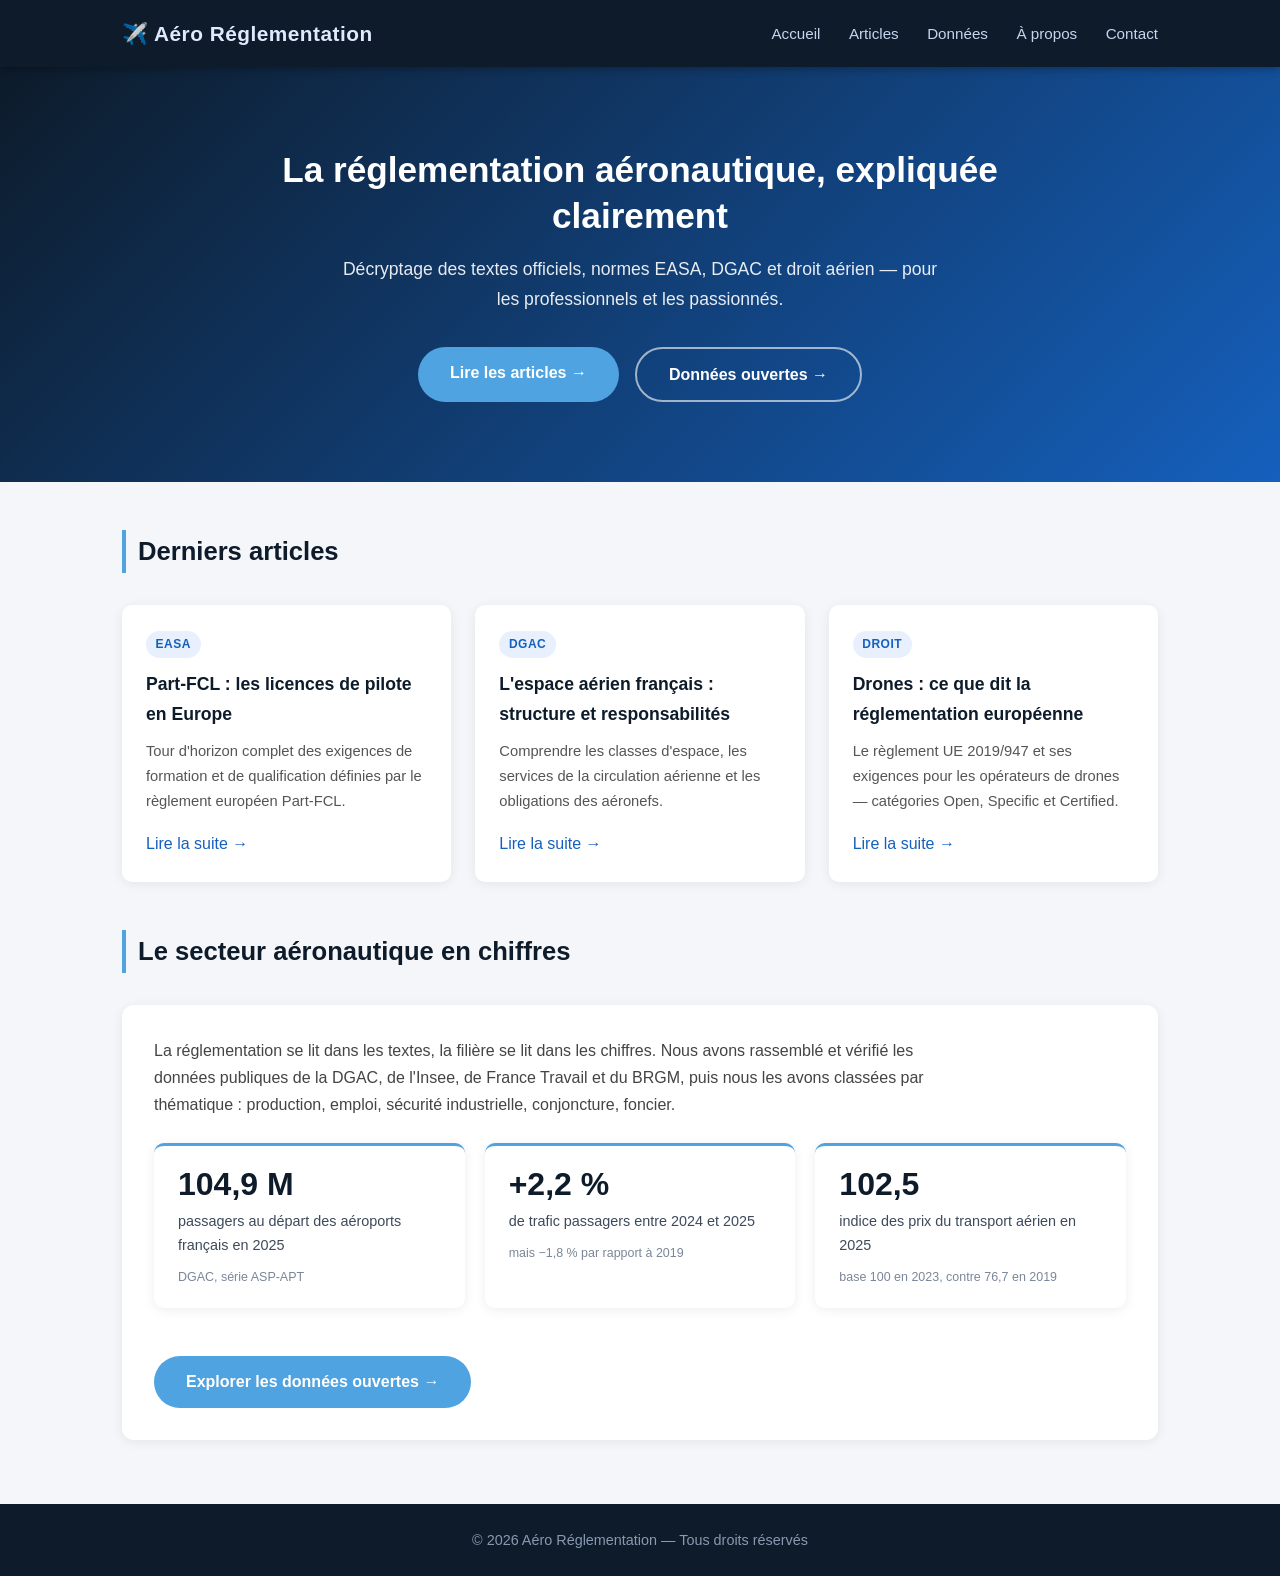
<file: index.html>
<!DOCTYPE html>
<html lang="fr">
<head>
  <meta charset="UTF-8" />
  <meta name="viewport" content="width=device-width, initial-scale=1.0" />
  <title>Aéro Réglementation — Le blog de référence</title>
  <link rel="stylesheet" href="style.css" />
</head>
<body>

  <!-- EN-TÊTE -->
  <header>
    <div class="header-inner">
      <div class="logo">✈️ Aéro Réglementation</div>
      <nav>
        <a href="index.html">Accueil</a>
        <a href="articles.html">Articles</a>
        <a href="donnees.html">Données</a>
        <a href="apropos.html">À propos</a>
        <a href="contact.html">Contact</a>
      </nav>
    </div>
  </header>

  <!-- HÉROS -->
  <section class="hero">
    <h1>La réglementation aéronautique, expliquée clairement</h1>
    <p>Décryptage des textes officiels, normes EASA, DGAC et droit aérien — pour les professionnels et les passionnés.</p>
    <div class="hero-actions">
      <a href="articles.html" class="btn">Lire les articles →</a>
      <a href="donnees.html" class="btn btn-outline">Données ouvertes →</a>
    </div>
  </section>

  <!-- ARTICLES EN VEDETTE -->
  <main class="container">
    <h2 class="section-title">Derniers articles</h2>
    <div class="cards">

      <article class="card">
        <div class="card-tag">EASA</div>
        <h3>Part-FCL : les licences de pilote en Europe</h3>
        <p>Tour d'horizon complet des exigences de formation et de qualification définies par le règlement européen Part-FCL.</p>
        <a href="articles.html">Lire la suite →</a>
      </article>

      <article class="card">
        <div class="card-tag">DGAC</div>
        <h3>L'espace aérien français : structure et responsabilités</h3>
        <p>Comprendre les classes d'espace, les services de la circulation aérienne et les obligations des aéronefs.</p>
        <a href="articles.html">Lire la suite →</a>
      </article>

      <article class="card">
        <div class="card-tag">Droit</div>
        <h3>Drones : ce que dit la réglementation européenne</h3>
        <p>Le règlement UE 2019/947 et ses exigences pour les opérateurs de drones — catégories Open, Specific et Certified.</p>
        <a href="articles.html">Lire la suite →</a>
      </article>

    </div>
  </main>

  <!-- BLOC DONNÉES OUVERTES -->
  <section class="container">
    <h2 class="section-title">Le secteur aéronautique en chiffres</h2>
    <div class="data-teaser">
      <p>La réglementation se lit dans les textes, la filière se lit dans les chiffres. Nous avons rassemblé et vérifié les données publiques de la DGAC, de l'Insee, de France Travail et du BRGM, puis nous les avons classées par thématique : production, emploi, sécurité industrielle, conjoncture, foncier.</p>

      <div class="stats">
        <div class="stat">
          <div class="stat-value">104,9 M</div>
          <div class="stat-label">passagers au départ des aéroports français en 2025</div>
          <div class="stat-note">DGAC, série ASP-APT</div>
        </div>
        <div class="stat">
          <div class="stat-value">+2,2 %</div>
          <div class="stat-label">de trafic passagers entre 2024 et 2025</div>
          <div class="stat-note">mais −1,8 % par rapport à 2019</div>
        </div>
        <div class="stat">
          <div class="stat-value">102,5</div>
          <div class="stat-label">indice des prix du transport aérien en 2025</div>
          <div class="stat-note">base 100 en 2023, contre 76,7 en 2019</div>
        </div>
      </div>

      <a href="donnees.html" class="btn">Explorer les données ouvertes →</a>
    </div>
  </section>

  <!-- PIED DE PAGE -->
  <footer>
    <p>© 2026 Aéro Réglementation — Tous droits réservés</p>
  </footer>

</body>
</html>
</file>
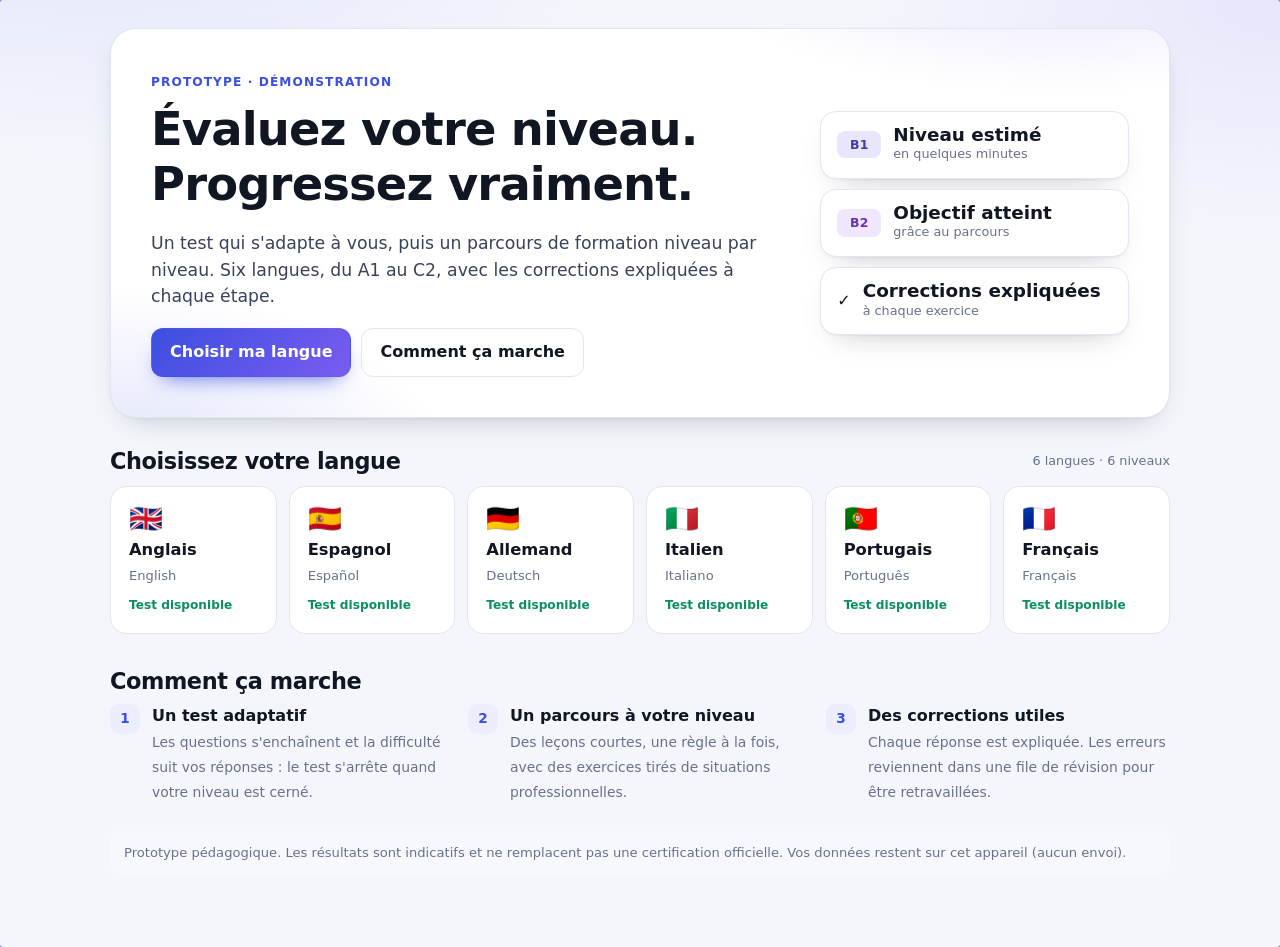
<file: linguastep/index.html>
<!doctype html>
<html lang="fr" data-theme="light">
<head>
<meta charset="utf-8">
<meta name="viewport" content="width=device-width, initial-scale=1">
<title>LinguaStep — Évaluez votre niveau, progressez à votre rythme</title>
<meta name="description" content="LinguaStep : évaluation adaptative et parcours de formation en 6 langues, du niveau A1 au niveau C2.">
<link rel="icon" href="data:image/svg+xml,%3Csvg xmlns='http://www.w3.org/2000/svg' viewBox='0 0 64 64'%3E%3Crect width='64' height='64' rx='16' fill='%233b4fe0'/%3E%3Cpath d='M18 44V20h6v18h12v6H18zm22 0V20h6v24h-6z' fill='white'/%3E%3C/svg%3E">
<link rel="stylesheet" href="assets/css/style.css?v=20261113">
</head>
<body>
<a class="skip" href="#main">Aller au contenu principal</a>
<header class="topbar" id="topbar"></header>
<main id="main" tabindex="-1"></main>
<div class="sheet-root" id="sheet" hidden></div>
<div class="toast" id="toast" role="status" aria-live="polite"></div>

<script src="assets/data/languages.js?v=20261113"></script>
<script src="assets/data/en.js?v=20261113"></script>
<script src="assets/data/es.js?v=20261113"></script>
<script src="assets/data/de.js?v=20261113"></script>
<script src="assets/data/it.js?v=20261113"></script>
<script src="assets/data/pt.js?v=20261113"></script>
<script src="assets/data/fr.js?v=20261113"></script>
<script src="assets/js/store.js?v=20261113"></script>
<script src="assets/js/engine.js?v=20261113"></script>
<script src="assets/js/app.js?v=20261113"></script>
</body>
</html>
</file>
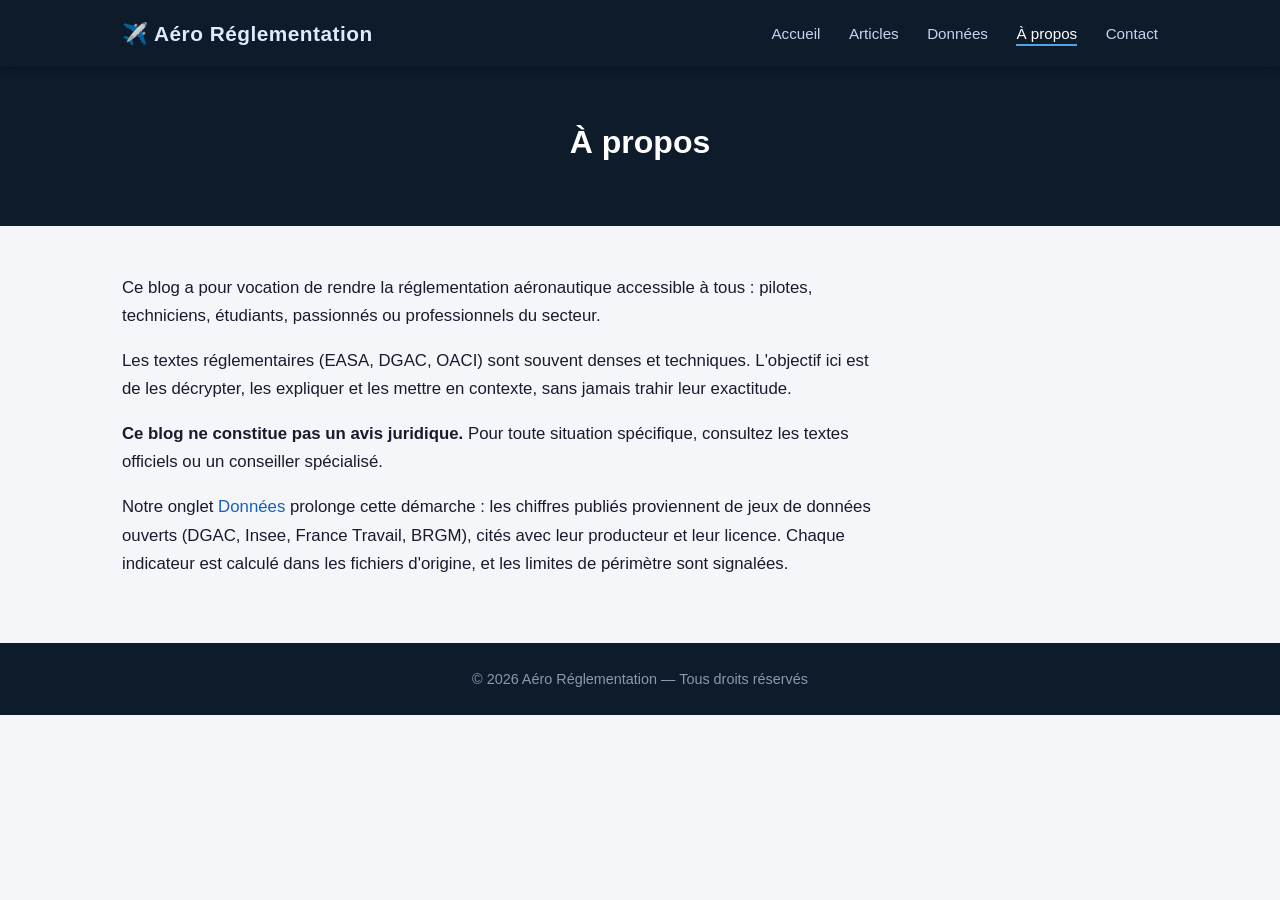
<file: apropos.html>
<!DOCTYPE html>
<html lang="fr">
<head>
  <meta charset="UTF-8" />
  <meta name="viewport" content="width=device-width, initial-scale=1.0" />
  <title>À propos — Aéro Réglementation</title>
  <link rel="stylesheet" href="style.css" />
</head>
<body>

  <header>
    <div class="header-inner">
      <div class="logo">✈️ Aéro Réglementation</div>
      <nav>
        <a href="index.html">Accueil</a>
        <a href="articles.html">Articles</a>
        <a href="donnees.html">Données</a>
        <a href="apropos.html" class="active">À propos</a>
        <a href="contact.html">Contact</a>
      </nav>
    </div>
  </header>

  <section class="page-hero">
    <h1>À propos</h1>
  </section>

  <main class="container about">
    <p>Ce blog a pour vocation de rendre la réglementation aéronautique accessible à tous : pilotes, techniciens, étudiants, passionnés ou professionnels du secteur.</p>
    <p>Les textes réglementaires (EASA, DGAC, OACI) sont souvent denses et techniques. L'objectif ici est de les décrypter, les expliquer et les mettre en contexte, sans jamais trahir leur exactitude.</p>
    <p><strong>Ce blog ne constitue pas un avis juridique.</strong> Pour toute situation spécifique, consultez les textes officiels ou un conseiller spécialisé.</p>
    <p>Notre onglet <a href="donnees.html">Données</a> prolonge cette démarche : les chiffres publiés proviennent de jeux de données ouverts (DGAC, Insee, France Travail, BRGM), cités avec leur producteur et leur licence. Chaque indicateur est calculé dans les fichiers d'origine, et les limites de périmètre sont signalées.</p>
  </main>

  <footer>
    <p>© 2026 Aéro Réglementation — Tous droits réservés</p>
  </footer>

</body>
</html>
</file>
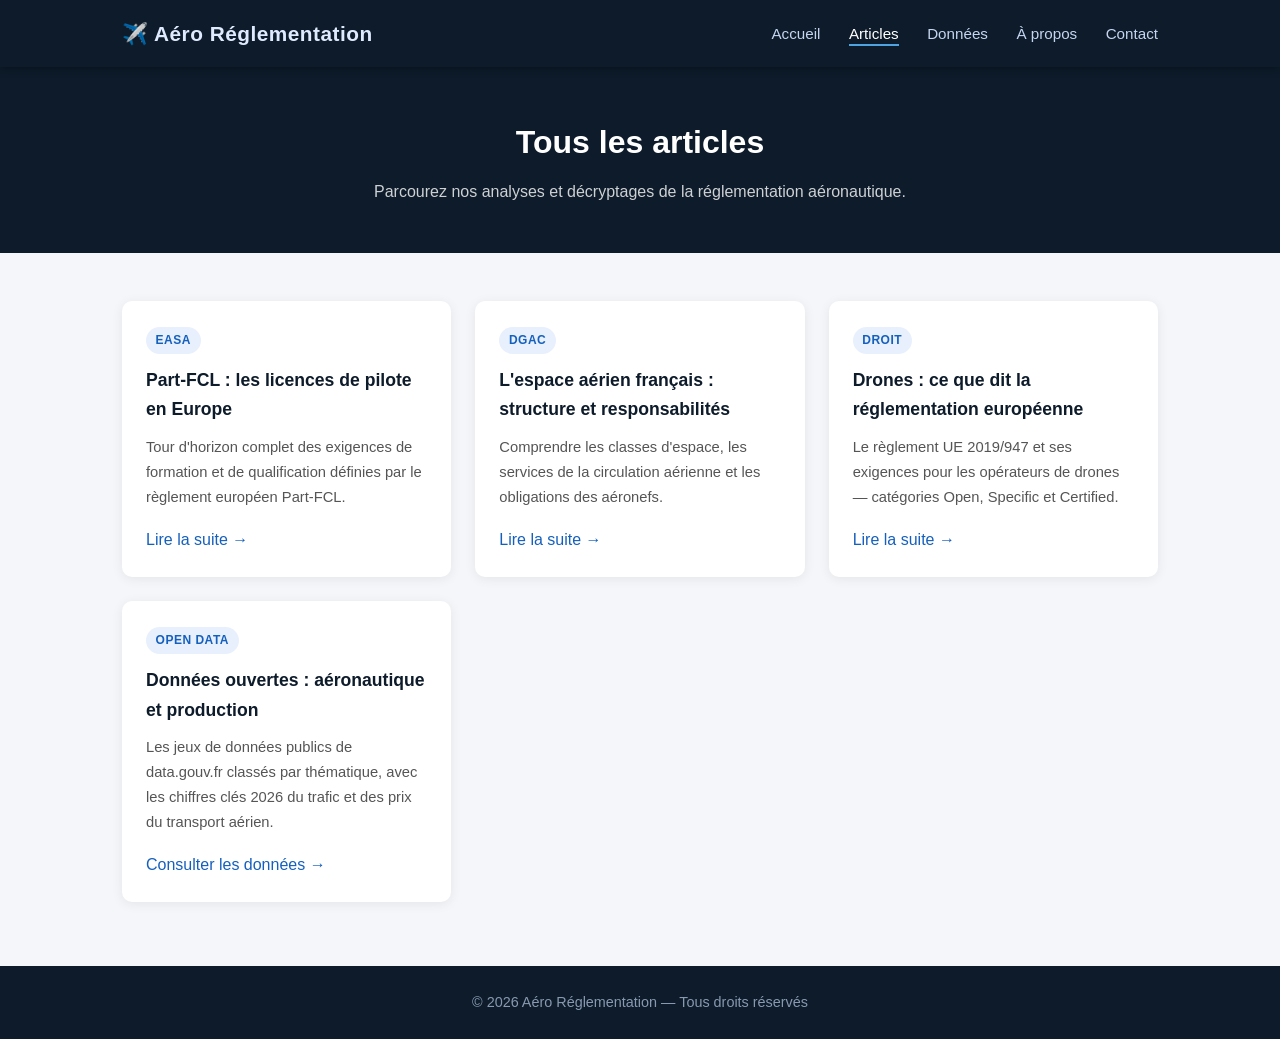
<file: articles.html>
<!DOCTYPE html>
<html lang="fr">
<head>
  <meta charset="UTF-8" />
  <meta name="viewport" content="width=device-width, initial-scale=1.0" />
  <title>Articles — Aéro Réglementation</title>
  <link rel="stylesheet" href="style.css" />
</head>
<body>

  <header>
    <div class="header-inner">
      <div class="logo">✈️ Aéro Réglementation</div>
      <nav>
        <a href="index.html">Accueil</a>
        <a href="articles.html" class="active">Articles</a>
        <a href="donnees.html">Données</a>
        <a href="apropos.html">À propos</a>
        <a href="contact.html">Contact</a>
      </nav>
    </div>
  </header>

  <section class="page-hero">
    <h1>Tous les articles</h1>
    <p>Parcourez nos analyses et décryptages de la réglementation aéronautique.</p>
  </section>

  <main class="container">
    <div class="cards">

      <article class="card">
        <div class="card-tag">EASA</div>
        <h3>Part-FCL : les licences de pilote en Europe</h3>
        <p>Tour d'horizon complet des exigences de formation et de qualification définies par le règlement européen Part-FCL.</p>
        <a href="#">Lire la suite →</a>
      </article>

      <article class="card">
        <div class="card-tag">DGAC</div>
        <h3>L'espace aérien français : structure et responsabilités</h3>
        <p>Comprendre les classes d'espace, les services de la circulation aérienne et les obligations des aéronefs.</p>
        <a href="#">Lire la suite →</a>
      </article>

      <article class="card">
        <div class="card-tag">Droit</div>
        <h3>Drones : ce que dit la réglementation européenne</h3>
        <p>Le règlement UE 2019/947 et ses exigences pour les opérateurs de drones — catégories Open, Specific et Certified.</p>
        <a href="#">Lire la suite →</a>
      </article>

      <article class="card">
        <div class="card-tag">Open data</div>
        <h3>Données ouvertes : aéronautique et production</h3>
        <p>Les jeux de données publics de data.gouv.fr classés par thématique, avec les chiffres clés 2026 du trafic et des prix du transport aérien.</p>
        <a href="donnees.html">Consulter les données →</a>
      </article>

    </div>
  </main>

  <footer>
    <p>© 2026 Aéro Réglementation — Tous droits réservés</p>
  </footer>

</body>
</html>
</file>
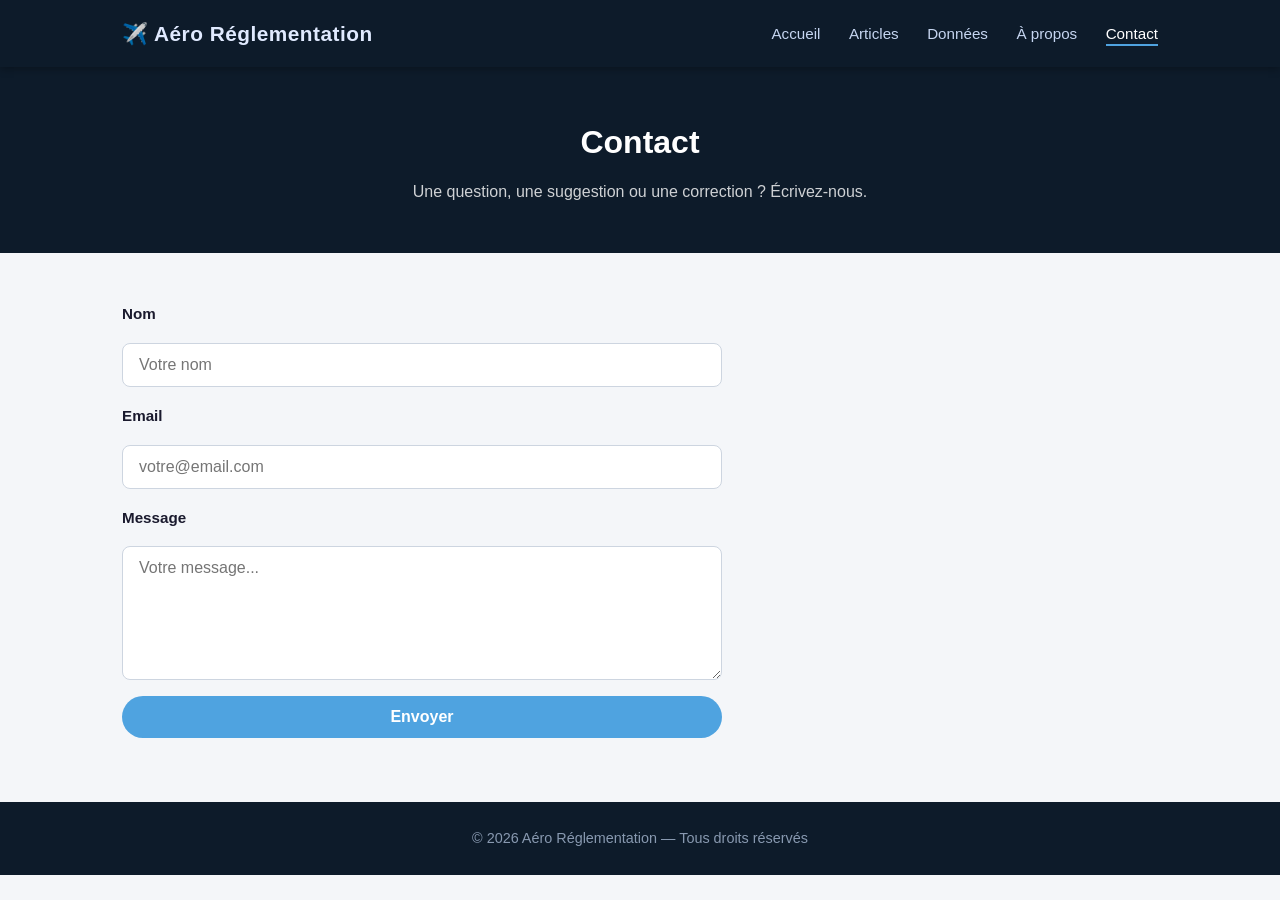
<file: contact.html>
<!DOCTYPE html>
<html lang="fr">
<head>
  <meta charset="UTF-8" />
  <meta name="viewport" content="width=device-width, initial-scale=1.0" />
  <title>Contact — Aéro Réglementation</title>
  <link rel="stylesheet" href="style.css" />
</head>
<body>

  <header>
    <div class="header-inner">
      <div class="logo">✈️ Aéro Réglementation</div>
      <nav>
        <a href="index.html">Accueil</a>
        <a href="articles.html">Articles</a>
        <a href="donnees.html">Données</a>
        <a href="apropos.html">À propos</a>
        <a href="contact.html" class="active">Contact</a>
      </nav>
    </div>
  </header>

  <section class="page-hero">
    <h1>Contact</h1>
    <p>Une question, une suggestion ou une correction ? Écrivez-nous.</p>
  </section>

  <main class="container">
    <p id="form-success" class="form-success" hidden>
      ✅ Merci ! Votre message a bien été envoyé. Nous vous répondrons rapidement.
    </p>

    <form class="contact-form" action="https://api.web3forms.com/submit" method="POST">
      <!-- Clé d'accès Web3Forms (publique par conception) -->
      <input type="hidden" name="access_key" value="5fd57101-7c00-473c-872d-8d530903e6a2" />
      <input type="hidden" name="subject" value="Nouveau message — Aéro Réglementation" />
      <input type="hidden" name="from_name" value="Aéro Réglementation" />
      <input type="hidden" name="redirect" value="https://cedriccathelain007-ui.github.io/test-antigravity/contact.html?envoye=1" />
      <!-- Piège anti-robots (invisible pour les humains) -->
      <input type="checkbox" name="botcheck" class="botcheck" tabindex="-1" autocomplete="off" />

      <label for="nom">Nom</label>
      <input type="text" id="nom" name="nom" placeholder="Votre nom" required />

      <label for="email">Email</label>
      <input type="email" id="email" name="email" placeholder="votre@email.com" required />

      <label for="message">Message</label>
      <textarea id="message" name="message" rows="6" placeholder="Votre message..." required></textarea>

      <button type="submit" class="btn">Envoyer</button>
    </form>
  </main>

  <footer>
    <p>© 2026 Aéro Réglementation — Tous droits réservés</p>
  </footer>

  <script>
    if (new URLSearchParams(window.location.search).get("envoye") === "1") {
      var ok = document.getElementById("form-success");
      if (ok) ok.hidden = false;
      var form = document.querySelector(".contact-form");
      if (form) form.hidden = true;
    }
  </script>

</body>
</html>
</file>
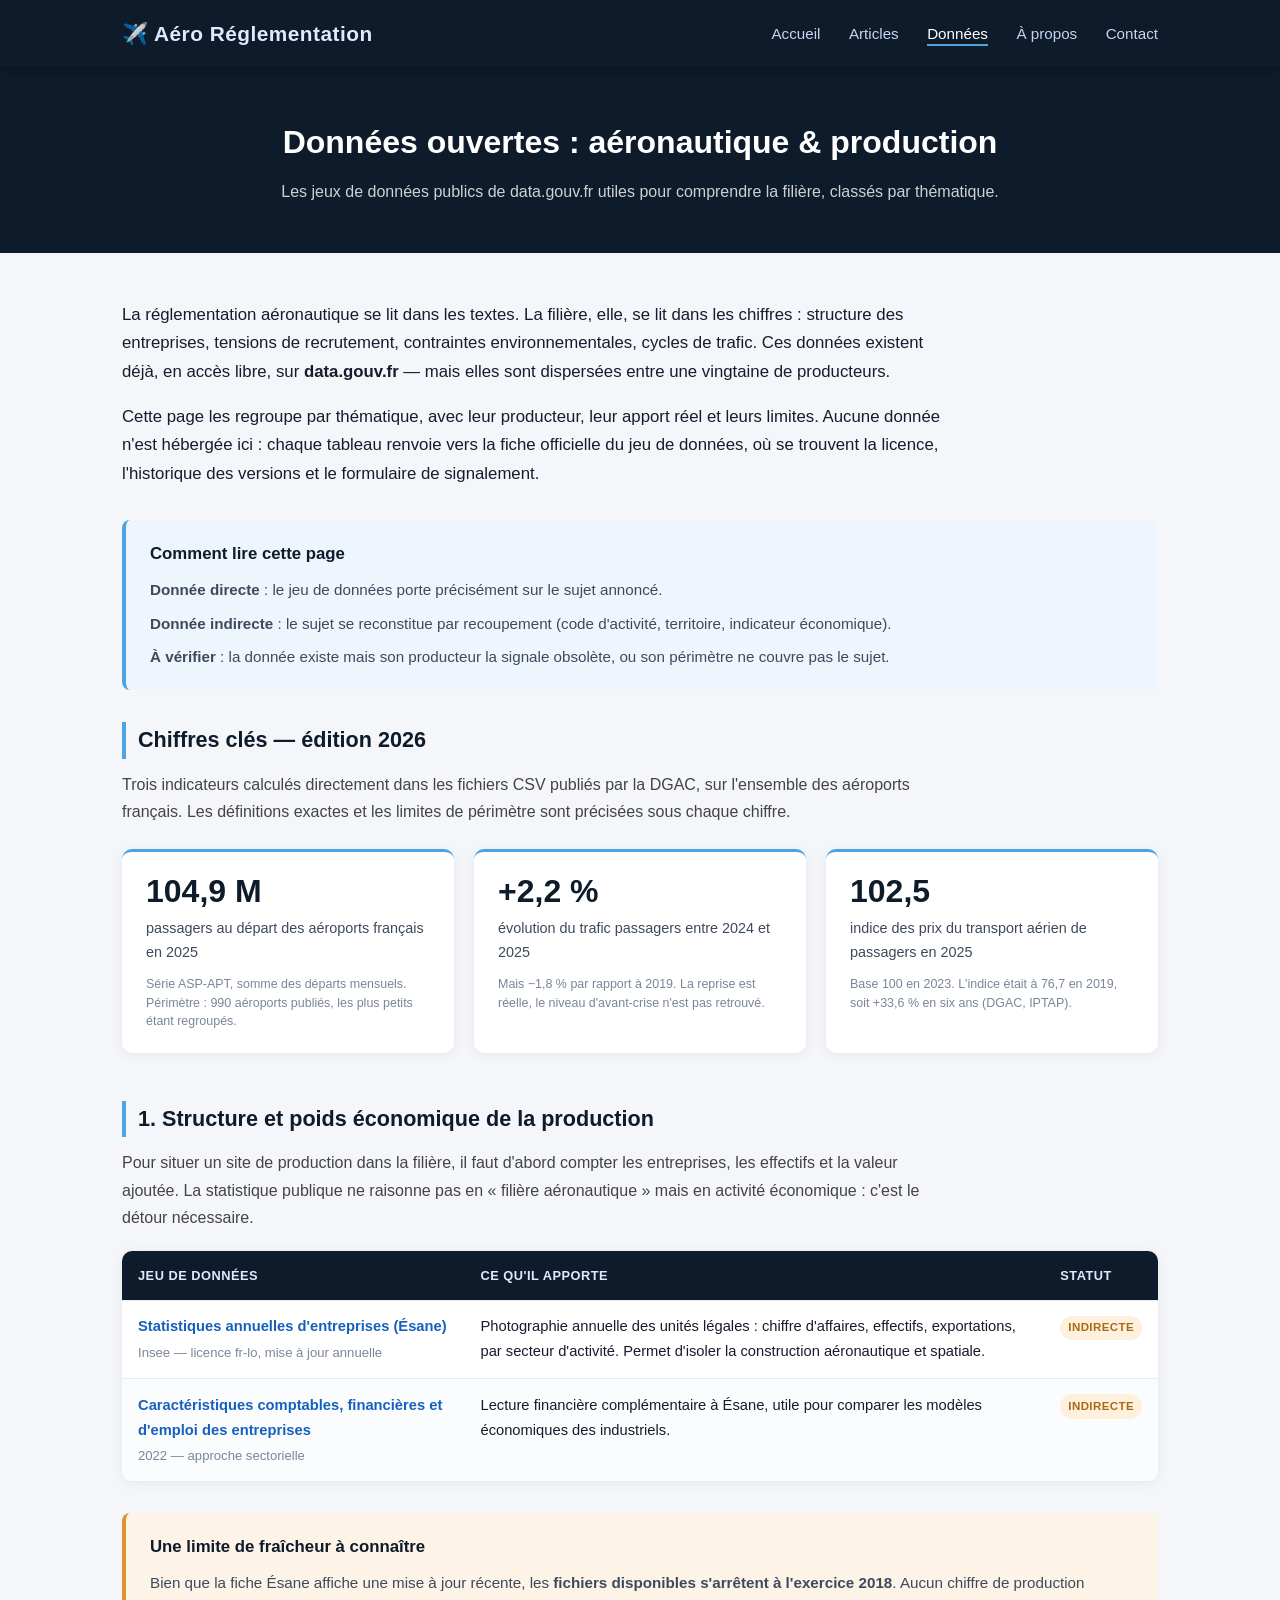
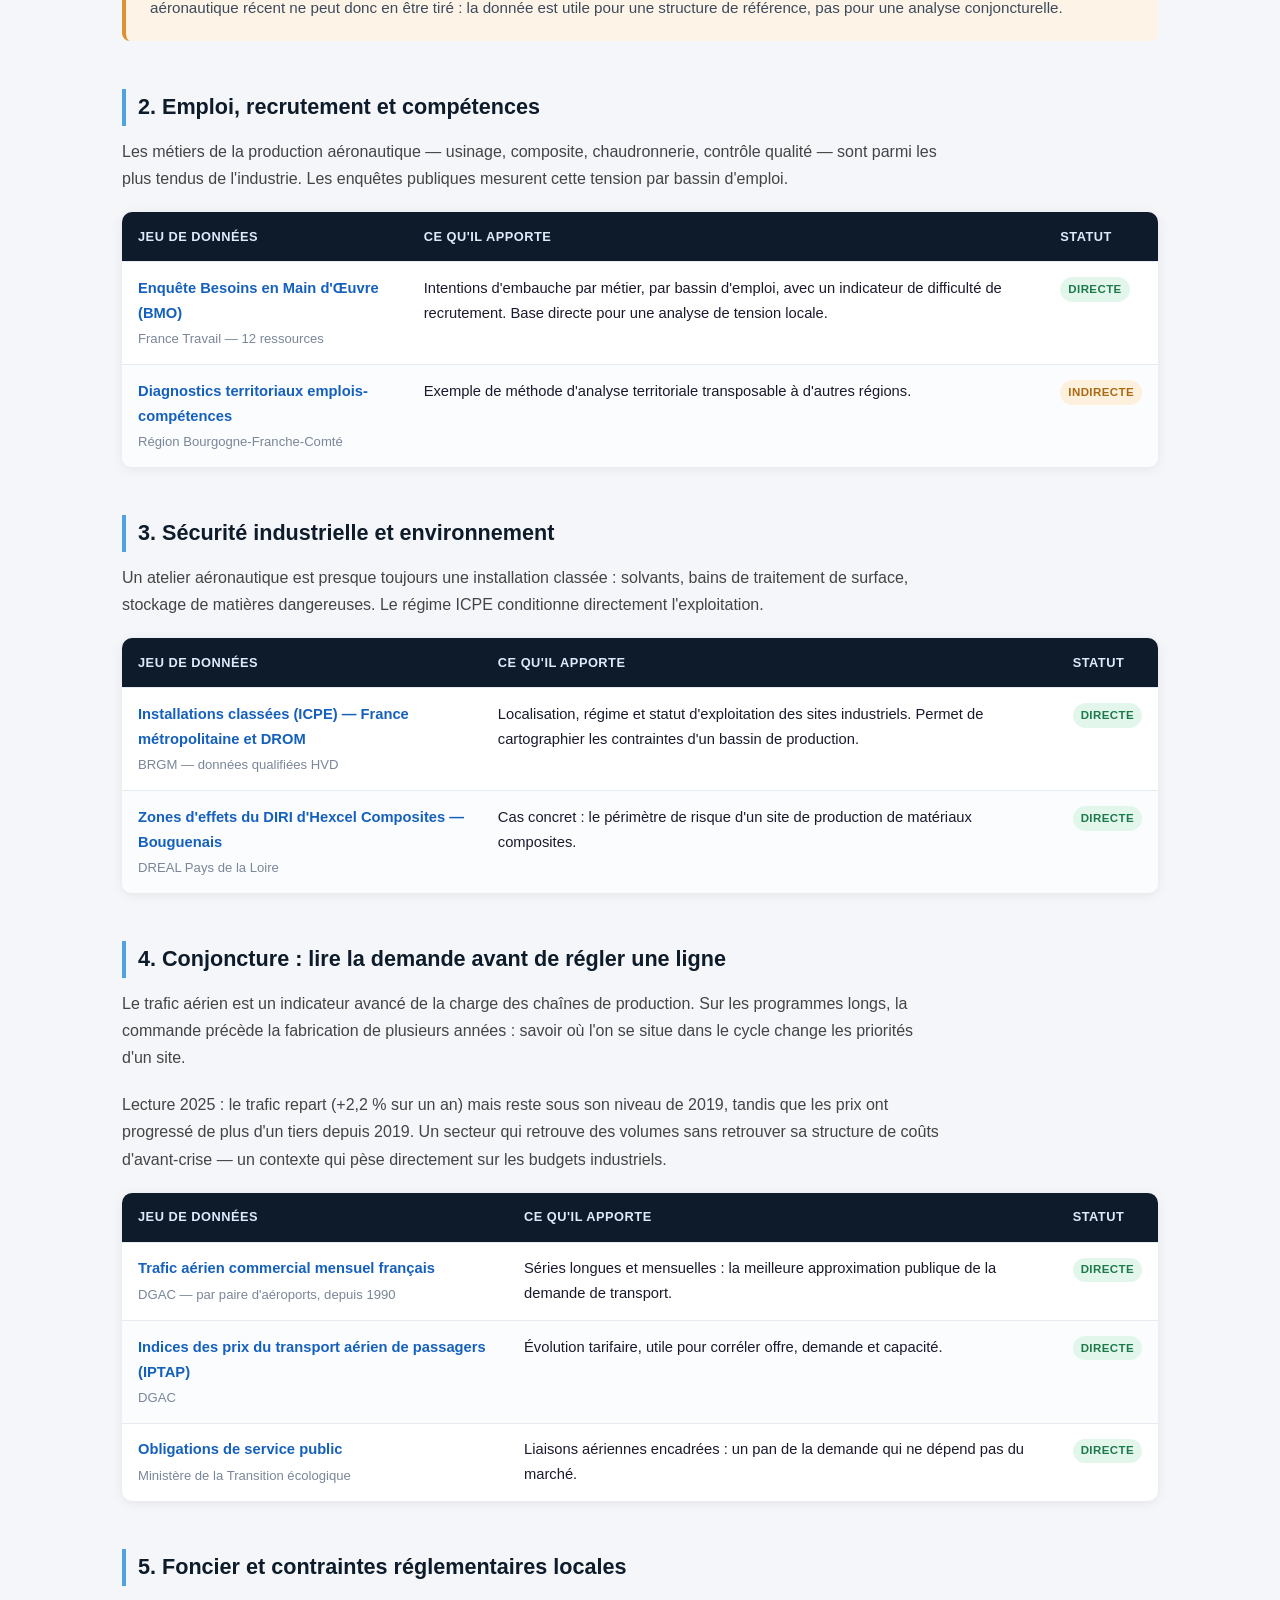
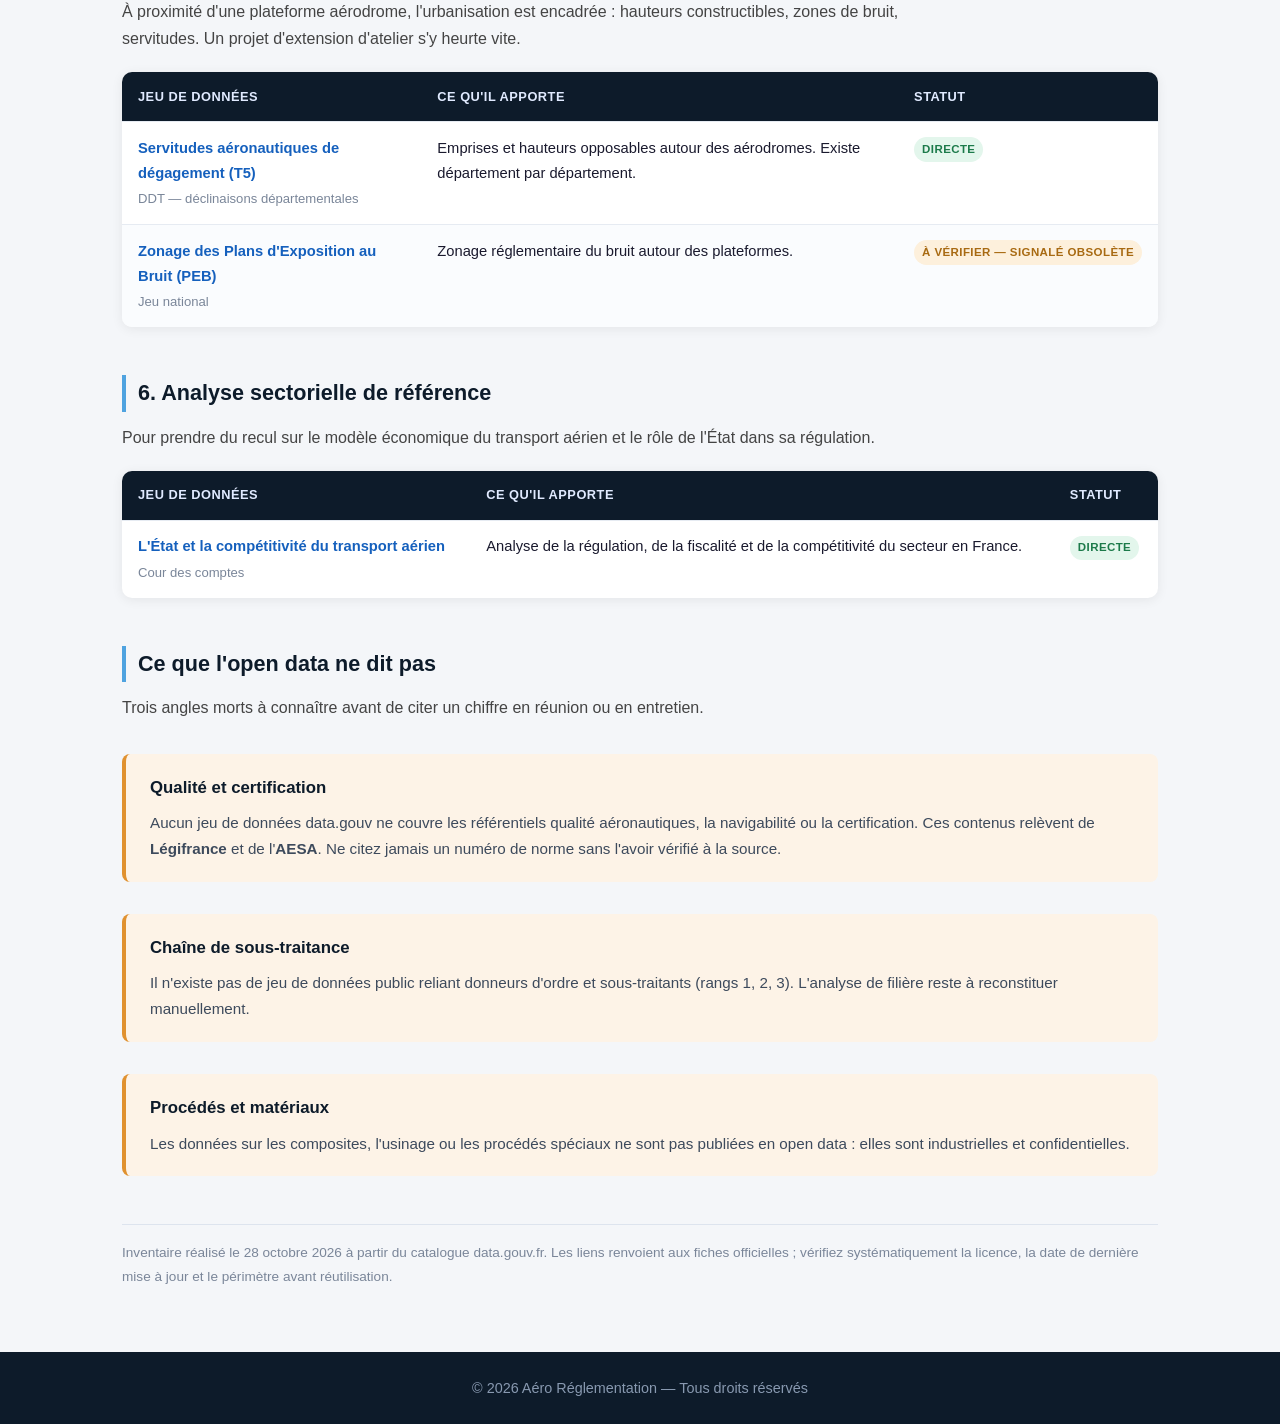
<file: donnees.html>
<!DOCTYPE html>
<html lang="fr">
<head>
  <meta charset="UTF-8" />
  <meta name="viewport" content="width=device-width, initial-scale=1.0" />
  <title>Données ouvertes — Aéro Réglementation</title>
  <meta name="description" content="Les jeux de données open data de data.gouv.fr sur la filière aéronautique et la production, classés par thématique." />
  <link rel="stylesheet" href="style.css" />
</head>
<body>

  <header>
    <div class="header-inner">
      <div class="logo">✈️ Aéro Réglementation</div>
      <nav>
        <a href="index.html">Accueil</a>
        <a href="articles.html">Articles</a>
        <a href="donnees.html" class="active">Données</a>
        <a href="apropos.html">À propos</a>
        <a href="contact.html">Contact</a>
      </nav>
    </div>
  </header>

  <section class="page-hero">
    <h1>Données ouvertes : aéronautique &amp; production</h1>
    <p>Les jeux de données publics de data.gouv.fr utiles pour comprendre la filière, classés par thématique.</p>
  </section>

  <main class="container">

    <div class="data-intro">
      <p>La réglementation aéronautique se lit dans les textes. La filière, elle, se lit dans les chiffres : structure des entreprises, tensions de recrutement, contraintes environnementales, cycles de trafic. Ces données existent déjà, en accès libre, sur <strong>data.gouv.fr</strong> — mais elles sont dispersées entre une vingtaine de producteurs.</p>
      <p>Cette page les regroupe par thématique, avec leur producteur, leur apport réel et leurs limites. Aucune donnée n'est hébergée ici : chaque tableau renvoie vers la fiche officielle du jeu de données, où se trouvent la licence, l'historique des versions et le formulaire de signalement.</p>
    </div>

    <div class="callout">
      <h3>Comment lire cette page</h3>
      <p><strong>Donnée directe</strong> : le jeu de données porte précisément sur le sujet annoncé.</p>
      <p><strong>Donnée indirecte</strong> : le sujet se reconstitue par recoupement (code d'activité, territoire, indicateur économique).</p>
      <p><strong>À vérifier</strong> : la donnée existe mais son producteur la signale obsolète, ou son périmètre ne couvre pas le sujet.</p>
    </div>

    <!-- CHIFFRES CLÉS -->
    <section class="theme-block">
      <h2>Chiffres clés — édition 2026</h2>
      <p>Trois indicateurs calculés directement dans les fichiers CSV publiés par la DGAC, sur l'ensemble des aéroports français. Les définitions exactes et les limites de périmètre sont précisées sous chaque chiffre.</p>

      <div class="stats">
        <div class="stat">
          <div class="stat-value">104,9 M</div>
          <div class="stat-label">passagers au départ des aéroports français en 2025</div>
          <div class="stat-note">Série ASP-APT, somme des départs mensuels. Périmètre : 990 aéroports publiés, les plus petits étant regroupés.</div>
        </div>
        <div class="stat">
          <div class="stat-value">+2,2 %</div>
          <div class="stat-label">évolution du trafic passagers entre 2024 et 2025</div>
          <div class="stat-note">Mais −1,8 % par rapport à 2019. La reprise est réelle, le niveau d'avant-crise n'est pas retrouvé.</div>
        </div>
        <div class="stat">
          <div class="stat-value">102,5</div>
          <div class="stat-label">indice des prix du transport aérien de passagers en 2025</div>
          <div class="stat-note">Base 100 en 2023. L'indice était à 76,7 en 2019, soit +33,6 % en six ans (DGAC, IPTAP).</div>
        </div>
      </div>
    </section>

    <!-- THÈME 1 -->
    <section class="theme-block">
      <h2>1. Structure et poids économique de la production</h2>
      <p>Pour situer un site de production dans la filière, il faut d'abord compter les entreprises, les effectifs et la valeur ajoutée. La statistique publique ne raisonne pas en « filière aéronautique » mais en activité économique : c'est le détour nécessaire.</p>
      <table class="data-table">
        <thead>
          <tr>
            <th>Jeu de données</th>
            <th>Ce qu'il apporte</th>
            <th>Statut</th>
          </tr>
        </thead>
        <tbody>
          <tr>
            <td>
              <a href="https://www.data.gouv.fr/datasets/statistiques-annuelles-d-entreprises-esane">Statistiques annuelles d'entreprises (Ésane)</a>
              <span class="producer">Insee — licence fr-lo, mise à jour annuelle</span>
            </td>
            <td>Photographie annuelle des unités légales : chiffre d'affaires, effectifs, exportations, par secteur d'activité. Permet d'isoler la construction aéronautique et spatiale.</td>
            <td><span class="badge badge-warn">Indirecte</span></td>
          </tr>
          <tr>
            <td>
              <a href="https://www.data.gouv.fr/datasets/caracteristiques-comptables-financieres-et-demploi-des-entreprises-en-2022">Caractéristiques comptables, financières et d'emploi des entreprises</a>
              <span class="producer">2022 — approche sectorielle</span>
            </td>
            <td>Lecture financière complémentaire à Ésane, utile pour comparer les modèles économiques des industriels.</td>
            <td><span class="badge badge-warn">Indirecte</span></td>
          </tr>
        </tbody>
      </table>
      <div class="callout alert">
        <h3>Une limite de fraîcheur à connaître</h3>
        <p>Bien que la fiche Ésane affiche une mise à jour récente, les <strong>fichiers disponibles s'arrêtent à l'exercice 2018</strong>. Aucun chiffre de production aéronautique récent ne peut donc en être tiré : la donnée est utile pour une structure de référence, pas pour une analyse conjoncturelle.</p>
      </div>
    </section>

    <!-- THÈME 2 -->
    <section class="theme-block">
      <h2>2. Emploi, recrutement et compétences</h2>
      <p>Les métiers de la production aéronautique — usinage, composite, chaudronnerie, contrôle qualité — sont parmi les plus tendus de l'industrie. Les enquêtes publiques mesurent cette tension par bassin d'emploi.</p>
      <table class="data-table">
        <thead>
          <tr>
            <th>Jeu de données</th>
            <th>Ce qu'il apporte</th>
            <th>Statut</th>
          </tr>
        </thead>
        <tbody>
          <tr>
            <td>
              <a href="https://www.data.gouv.fr/datasets/enquete-besoins-en-main-doeuvre-bmo">Enquête Besoins en Main d'Œuvre (BMO)</a>
              <span class="producer">France Travail — 12 ressources</span>
            </td>
            <td>Intentions d'embauche par métier, par bassin d'emploi, avec un indicateur de difficulté de recrutement. Base directe pour une analyse de tension locale.</td>
            <td><span class="badge badge-ok">Directe</span></td>
          </tr>
          <tr>
            <td>
              <a href="https://www.data.gouv.fr/datasets/diagnostic-territorial-emplois-competences-par-bassins-demploi">Diagnostics territoriaux emplois-compétences</a>
              <span class="producer">Région Bourgogne-Franche-Comté</span>
            </td>
            <td>Exemple de méthode d'analyse territoriale transposable à d'autres régions.</td>
            <td><span class="badge badge-warn">Indirecte</span></td>
          </tr>
        </tbody>
      </table>
    </section>

    <!-- THÈME 3 -->
    <section class="theme-block">
      <h2>3. Sécurité industrielle et environnement</h2>
      <p>Un atelier aéronautique est presque toujours une installation classée : solvants, bains de traitement de surface, stockage de matières dangereuses. Le régime ICPE conditionne directement l'exploitation.</p>
      <table class="data-table">
        <thead>
          <tr>
            <th>Jeu de données</th>
            <th>Ce qu'il apporte</th>
            <th>Statut</th>
          </tr>
        </thead>
        <tbody>
          <tr>
            <td>
              <a href="https://www.data.gouv.fr/datasets/installations-classees-pour-la-protection-de-lenvironnement-icpe-france-metropolitaine-et-drom-3">Installations classées (ICPE) — France métropolitaine et DROM</a>
              <span class="producer">BRGM — données qualifiées HVD</span>
            </td>
            <td>Localisation, régime et statut d'exploitation des sites industriels. Permet de cartographier les contraintes d'un bassin de production.</td>
            <td><span class="badge badge-ok">Directe</span></td>
          </tr>
          <tr>
            <td>
              <a href="https://www.data.gouv.fr/datasets/zones-deffets-du-diri-dhexcel-composites-a-bouguenais-en-loire-atlantique-1">Zones d'effets du DIRI d'Hexcel Composites — Bouguenais</a>
              <span class="producer">DREAL Pays de la Loire</span>
            </td>
            <td>Cas concret : le périmètre de risque d'un site de production de matériaux composites.</td>
            <td><span class="badge badge-ok">Directe</span></td>
          </tr>
        </tbody>
      </table>
    </section>

    <!-- THÈME 4 -->
    <section class="theme-block">
      <h2>4. Conjoncture : lire la demande avant de régler une ligne</h2>
      <p>Le trafic aérien est un indicateur avancé de la charge des chaînes de production. Sur les programmes longs, la commande précède la fabrication de plusieurs années : savoir où l'on se situe dans le cycle change les priorités d'un site.</p>
      <p>Lecture 2025 : le trafic repart (+2,2 % sur un an) mais reste sous son niveau de 2019, tandis que les prix ont progressé de plus d'un tiers depuis 2019. Un secteur qui retrouve des volumes sans retrouver sa structure de coûts d'avant-crise — un contexte qui pèse directement sur les budgets industriels.</p>
      <table class="data-table">
        <thead>
          <tr>
            <th>Jeu de données</th>
            <th>Ce qu'il apporte</th>
            <th>Statut</th>
          </tr>
        </thead>
        <tbody>
          <tr>
            <td>
              <a href="https://www.data.gouv.fr/datasets/trafic-aerien-commercial-mensuel-francais-par-paire-daeroports-par-sens-depuis-1990">Trafic aérien commercial mensuel français</a>
              <span class="producer">DGAC — par paire d'aéroports, depuis 1990</span>
            </td>
            <td>Séries longues et mensuelles : la meilleure approximation publique de la demande de transport.</td>
            <td><span class="badge badge-ok">Directe</span></td>
          </tr>
          <tr>
            <td>
              <a href="https://www.data.gouv.fr/datasets/indices-des-prix-du-transport-aerien-de-passagers">Indices des prix du transport aérien de passagers (IPTAP)</a>
              <span class="producer">DGAC</span>
            </td>
            <td>Évolution tarifaire, utile pour corréler offre, demande et capacité.</td>
            <td><span class="badge badge-ok">Directe</span></td>
          </tr>
          <tr>
            <td>
              <a href="https://www.data.gouv.fr/datasets/obligations-de-service-public">Obligations de service public</a>
              <span class="producer">Ministère de la Transition écologique</span>
            </td>
            <td>Liaisons aériennes encadrées : un pan de la demande qui ne dépend pas du marché.</td>
            <td><span class="badge badge-ok">Directe</span></td>
          </tr>
        </tbody>
      </table>
    </section>

    <!-- THÈME 5 -->
    <section class="theme-block">
      <h2>5. Foncier et contraintes réglementaires locales</h2>
      <p>À proximité d'une plateforme aérodrome, l'urbanisation est encadrée : hauteurs constructibles, zones de bruit, servitudes. Un projet d'extension d'atelier s'y heurte vite.</p>
      <table class="data-table">
        <thead>
          <tr>
            <th>Jeu de données</th>
            <th>Ce qu'il apporte</th>
            <th>Statut</th>
          </tr>
        </thead>
        <tbody>
          <tr>
            <td>
              <a href="https://www.data.gouv.fr/datasets/sup-t5-servitudes-aeronautiques-de-degagement-en-meurthe-et-moselle-assiette">Servitudes aéronautiques de dégagement (T5)</a>
              <span class="producer">DDT — déclinaisons départementales</span>
            </td>
            <td>Emprises et hauteurs opposables autour des aérodromes. Existe département par département.</td>
            <td><span class="badge badge-ok">Directe</span></td>
          </tr>
          <tr>
            <td>
              <a href="https://www.data.gouv.fr/datasets/zonage-des-plan-dexposition-au-bruit-peb">Zonage des Plans d'Exposition au Bruit (PEB)</a>
              <span class="producer">Jeu national</span>
            </td>
            <td>Zonage réglementaire du bruit autour des plateformes.</td>
            <td><span class="badge badge-warn">À vérifier — signalé obsolète</span></td>
          </tr>
        </tbody>
      </table>
    </section>

    <!-- THÈME 6 -->
    <section class="theme-block">
      <h2>6. Analyse sectorielle de référence</h2>
      <p>Pour prendre du recul sur le modèle économique du transport aérien et le rôle de l'État dans sa régulation.</p>
      <table class="data-table">
        <thead>
          <tr>
            <th>Jeu de données</th>
            <th>Ce qu'il apporte</th>
            <th>Statut</th>
          </tr>
        </thead>
        <tbody>
          <tr>
            <td>
              <a href="https://www.data.gouv.fr/datasets/l-etat-et-la-competitivite-du-transport-aerien-un-role-complexe-une-strategie-a-elaborer-2">L'État et la compétitivité du transport aérien</a>
              <span class="producer">Cour des comptes</span>
            </td>
            <td>Analyse de la régulation, de la fiscalité et de la compétitivité du secteur en France.</td>
            <td><span class="badge badge-ok">Directe</span></td>
          </tr>
        </tbody>
      </table>
    </section>

    <!-- CE QUI MANQUE -->
    <section class="theme-block">
      <h2>Ce que l'open data ne dit pas</h2>
      <p>Trois angles morts à connaître avant de citer un chiffre en réunion ou en entretien.</p>
      <div class="callout alert">
        <h3>Qualité et certification</h3>
        <p>Aucun jeu de données data.gouv ne couvre les référentiels qualité aéronautiques, la navigabilité ou la certification. Ces contenus relèvent de <strong>Légifrance</strong> et de l'<strong>AESA</strong>. Ne citez jamais un numéro de norme sans l'avoir vérifié à la source.</p>
      </div>
      <div class="callout alert">
        <h3>Chaîne de sous-traitance</h3>
        <p>Il n'existe pas de jeu de données public reliant donneurs d'ordre et sous-traitants (rangs 1, 2, 3). L'analyse de filière reste à reconstituer manuellement.</p>
      </div>
      <div class="callout alert">
        <h3>Procédés et matériaux</h3>
        <p>Les données sur les composites, l'usinage ou les procédés spéciaux ne sont pas publiées en open data : elles sont industrielles et confidentielles.</p>
      </div>
    </section>

    <p class="source-note">Inventaire réalisé le 28 octobre 2026 à partir du catalogue data.gouv.fr. Les liens renvoient aux fiches officielles ; vérifiez systématiquement la licence, la date de dernière mise à jour et le périmètre avant réutilisation.</p>

  </main>

  <footer>
    <p>© 2026 Aéro Réglementation — Tous droits réservés</p>
  </footer>

</body>
</html>
</file>
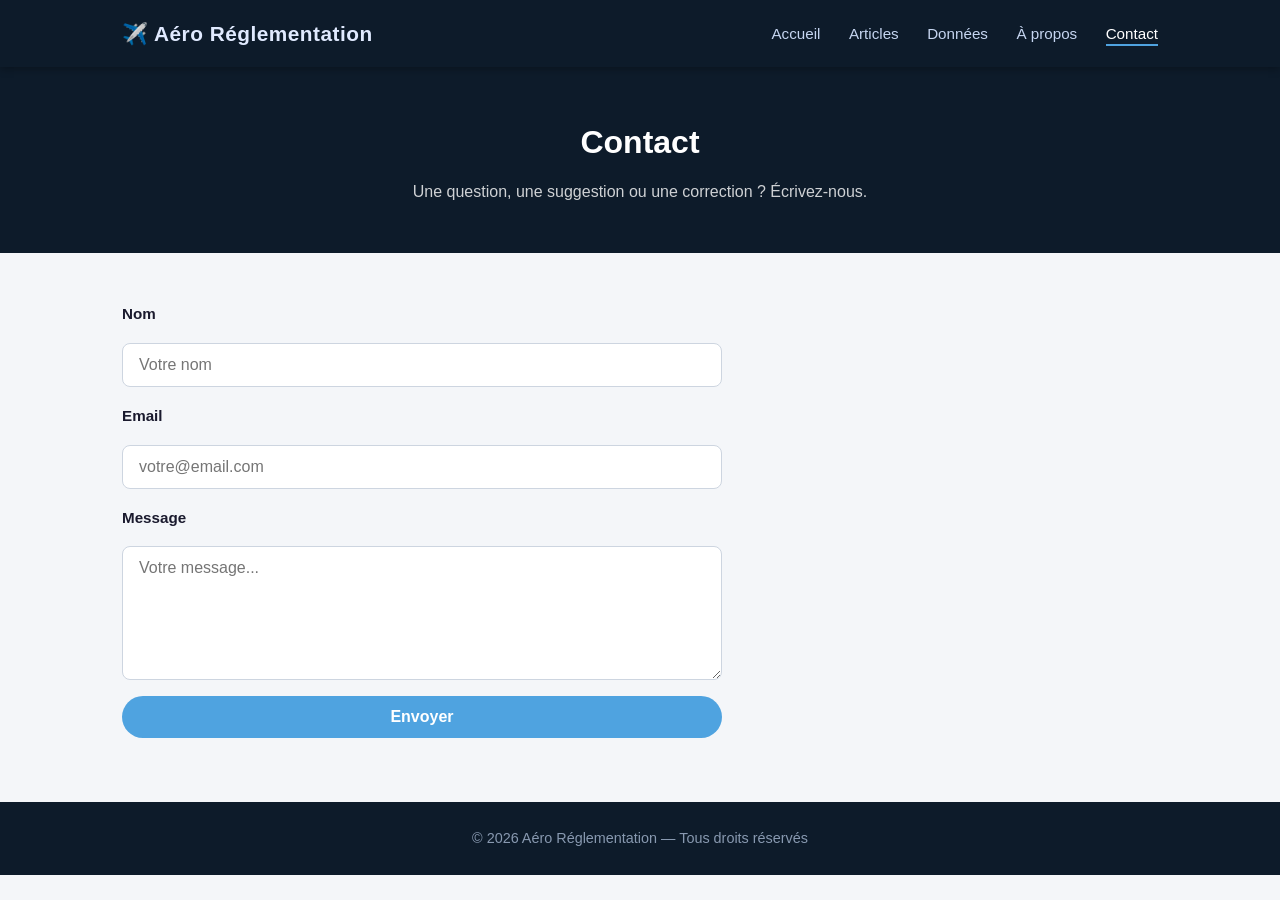
<file: blog/contact.html>
<!DOCTYPE html>
<html lang="fr">
<head>
  <meta charset="UTF-8" />
  <meta name="viewport" content="width=device-width, initial-scale=1.0" />
  <title>Contact — Aéro Réglementation</title>
  <link rel="stylesheet" href="style.css" />
</head>
<body>

  <header>
    <div class="header-inner">
      <div class="logo">✈️ Aéro Réglementation</div>
      <nav>
        <a href="index.html">Accueil</a>
        <a href="articles.html">Articles</a>
        <a href="donnees.html">Données</a>
        <a href="apropos.html">À propos</a>
        <a href="contact.html" class="active">Contact</a>
      </nav>
    </div>
  </header>

  <section class="page-hero">
    <h1>Contact</h1>
    <p>Une question, une suggestion ou une correction ? Écrivez-nous.</p>
  </section>

  <main class="container">
    <p id="form-success" class="form-success" hidden>
      ✅ Merci ! Votre message a bien été envoyé. Nous vous répondrons rapidement.
    </p>

    <form class="contact-form" action="https://api.web3forms.com/submit" method="POST">
      <!-- Clé d'accès Web3Forms (publique par conception) -->
      <input type="hidden" name="access_key" value="5fd57101-7c00-473c-872d-8d530903e6a2" />
      <input type="hidden" name="subject" value="Nouveau message — Aéro Réglementation" />
      <input type="hidden" name="from_name" value="Aéro Réglementation" />
      <input type="hidden" name="redirect" value="https://cedriccathelain007-ui.github.io/test-antigravity/blog/contact.html?envoye=1" />
      <!-- Piège anti-robots (invisible pour les humains) -->
      <input type="checkbox" name="botcheck" class="botcheck" tabindex="-1" autocomplete="off" />

      <label for="nom">Nom</label>
      <input type="text" id="nom" name="nom" placeholder="Votre nom" required />

      <label for="email">Email</label>
      <input type="email" id="email" name="email" placeholder="votre@email.com" required />

      <label for="message">Message</label>
      <textarea id="message" name="message" rows="6" placeholder="Votre message..." required></textarea>

      <button type="submit" class="btn">Envoyer</button>
    </form>
  </main>

  <footer>
    <p>© 2026 Aéro Réglementation — Tous droits réservés</p>
  </footer>

  <script>
    if (new URLSearchParams(window.location.search).get("envoye") === "1") {
      var ok = document.getElementById("form-success");
      if (ok) ok.hidden = false;
      var form = document.querySelector(".contact-form");
      if (form) form.hidden = true;
    }
  </script>

</body>
</html>
</file>
<file: style.css>
﻿/* =============================================
   RESET & BASE
   ============================================= */
*, *::before, *::after {
  box-sizing: border-box;
  margin: 0;
  padding: 0;
}

body {
  font-family: 'Segoe UI', Arial, sans-serif;
  background: #f4f6f9;
  color: #1a1a2e;
  line-height: 1.7;
}

a {
  color: #1560bd;
  text-decoration: none;
}

a:hover {
  text-decoration: underline;
}

/* =============================================
   HEADER
   ============================================= */
header {
  background: #0d1b2a;
  color: white;
  position: sticky;
  top: 0;
  z-index: 100;
  box-shadow: 0 2px 8px rgba(0,0,0,0.3);
}

.header-inner {
  max-width: 1100px;
  margin: 0 auto;
  padding: 1rem 2rem;
  display: flex;
  align-items: center;
  justify-content: space-between;
}

.logo {
  font-size: 1.3rem;
  font-weight: 700;
  letter-spacing: 0.5px;
  color: #e0eaff;
}

nav a {
  color: #c5d5f0;
  margin-left: 1.5rem;
  font-size: 0.95rem;
  transition: color 0.2s;
}

nav a:hover,
nav a.active {
  color: #ffffff;
  text-decoration: none;
  border-bottom: 2px solid #4fa3e0;
  padding-bottom: 2px;
}

/* =============================================
   HERO (page d'accueil)
   ============================================= */
.hero {
  background: linear-gradient(135deg, #0d1b2a 0%, #1560bd 100%);
  color: white;
  text-align: center;
  padding: 5rem 2rem;
}

.hero h1 {
  font-size: 2.2rem;
  max-width: 750px;
  margin: 0 auto 1rem;
  line-height: 1.3;
}

.hero p {
  font-size: 1.1rem;
  max-width: 600px;
  margin: 0 auto 2rem;
  opacity: 0.9;
}

/* HERO secondaire (autres pages) */
.page-hero {
  background: #0d1b2a;
  color: white;
  text-align: center;
  padding: 3rem 2rem;
}

.page-hero h1 {
  font-size: 2rem;
  margin-bottom: 0.5rem;
}

.page-hero p {
  opacity: 0.8;
}

/* =============================================
   BOUTON
   ============================================= */
.btn {
  display: inline-block;
  background: #4fa3e0;
  color: white;
  padding: 0.75rem 2rem;
  border-radius: 50px;
  font-weight: 600;
  font-size: 1rem;
  transition: background 0.2s, transform 0.1s;
  border: none;
  cursor: pointer;
}

.btn:hover {
  background: #1560bd;
  text-decoration: none;
  transform: translateY(-1px);
}

/* =============================================
   CONTENU PRINCIPAL
   ============================================= */
.container {
  max-width: 1100px;
  margin: 3rem auto;
  padding: 0 2rem;
}

.section-title {
  font-size: 1.6rem;
  margin-bottom: 2rem;
  color: #0d1b2a;
  border-left: 4px solid #4fa3e0;
  padding-left: 0.75rem;
}

/* =============================================
   CARTES D'ARTICLES
   ============================================= */
.cards {
  display: grid;
  grid-template-columns: repeat(auto-fill, minmax(300px, 1fr));
  gap: 1.5rem;
}

.card {
  background: white;
  border-radius: 10px;
  padding: 1.5rem;
  box-shadow: 0 2px 12px rgba(0,0,0,0.07);
  transition: transform 0.2s, box-shadow 0.2s;
}

.card:hover {
  transform: translateY(-4px);
  box-shadow: 0 8px 24px rgba(0,0,0,0.12);
}

.card-tag {
  display: inline-block;
  background: #e8f0fe;
  color: #1560bd;
  font-size: 0.75rem;
  font-weight: 700;
  padding: 0.2rem 0.6rem;
  border-radius: 20px;
  margin-bottom: 0.75rem;
  text-transform: uppercase;
  letter-spacing: 0.5px;
}

.card h3 {
  font-size: 1.1rem;
  margin-bottom: 0.6rem;
  color: #0d1b2a;
}

.card p {
  font-size: 0.92rem;
  color: #555;
  margin-bottom: 1rem;
}

/* =============================================
   PAGE À PROPOS
   ============================================= */
.about p {
  margin-bottom: 1rem;
  font-size: 1.05rem;
  max-width: 750px;
}

/* =============================================
   FORMULAIRE DE CONTACT
   ============================================= */
.contact-form {
  max-width: 600px;
  display: flex;
  flex-direction: column;
  gap: 1rem;
}

.contact-form label {
  font-weight: 600;
  font-size: 0.95rem;
}

.contact-form input,
.contact-form textarea {
  width: 100%;
  padding: 0.75rem 1rem;
  border: 1.5px solid #cdd5e0;
  border-radius: 8px;
  font-size: 1rem;
  font-family: inherit;
  transition: border-color 0.2s;
}

.contact-form input:focus,
.contact-form textarea:focus {
  outline: none;
  border-color: #4fa3e0;
}

/* =============================================
   FORMULAIRE — ÉTATS
   ============================================= */
.contact-form .botcheck {
  display: none;
}

.form-success {
  max-width: 600px;
  background: #e8f0fe;
  color: #1560bd;
  border-left: 4px solid #4fa3e0;
  border-radius: 8px;
  padding: 1rem 1.25rem;
  margin-bottom: 1.5rem;
  font-weight: 600;
}

/* =============================================
   FOOTER
   ============================================= */
footer {
  background: #0d1b2a;
  color: #8899b0;
  text-align: center;
  padding: 1.5rem;
  margin-top: 4rem;
  font-size: 0.9rem;
}

/* =============================================
   PAGE DONNÉES OUVERTES
   ============================================= */
.data-intro {
  max-width: 820px;
  margin-bottom: 2rem;
}

.data-intro p {
  margin-bottom: 1rem;
  font-size: 1.05rem;
}

.theme-block {
  margin-bottom: 3rem;
}

.theme-block h2 {
  font-size: 1.35rem;
  color: #0d1b2a;
  border-left: 4px solid #4fa3e0;
  padding-left: 0.75rem;
  margin-bottom: 0.75rem;
}

.theme-block > p {
  max-width: 820px;
  color: #444;
  margin-bottom: 1.25rem;
}

.data-table {
  width: 100%;
  border-collapse: collapse;
  background: white;
  border-radius: 10px;
  overflow: hidden;
  box-shadow: 0 2px 12px rgba(0,0,0,0.07);
  font-size: 0.92rem;
}

.data-table thead {
  background: #0d1b2a;
  color: #e0eaff;
}

.data-table th,
.data-table td {
  padding: 0.85rem 1rem;
  text-align: left;
  vertical-align: top;
}

.data-table th {
  font-size: 0.8rem;
  text-transform: uppercase;
  letter-spacing: 0.5px;
  font-weight: 600;
}

.data-table tbody tr {
  border-top: 1px solid #e6ebf2;
}

.data-table tbody tr:nth-child(even) {
  background: #fafcfe;
}

.data-table td:first-child {
  font-weight: 600;
  color: #0d1b2a;
  min-width: 190px;
}

.data-table .producer {
  display: block;
  font-weight: 400;
  font-size: 0.82rem;
  color: #7a8699;
  margin-top: 0.15rem;
}

/* Encadré */
.callout {
  background: #eef5fd;
  border-left: 4px solid #4fa3e0;
  border-radius: 8px;
  padding: 1.25rem 1.5rem;
  margin: 2rem 0;
}

.callout h3 {
  font-size: 1.05rem;
  color: #0d1b2a;
  margin-bottom: 0.5rem;
}

.callout p {
  font-size: 0.95rem;
  color: #3d4a5c;
  margin-bottom: 0.5rem;
}

.callout p:last-child {
  margin-bottom: 0;
}

.callout.alert {
  background: #fdf3e7;
  border-left-color: #e0912f;
}

/* Badges de statut */
.badge {
  display: inline-block;
  font-size: 0.72rem;
  font-weight: 700;
  padding: 0.15rem 0.5rem;
  border-radius: 20px;
  text-transform: uppercase;
  letter-spacing: 0.4px;
  white-space: nowrap;
}

.badge-ok {
  background: #e3f6ec;
  color: #1c7a4a;
}

.badge-warn {
  background: #fdf0dc;
  color: #a86a12;
}

.badge-none {
  background: #f2e9f9;
  color: #6b3fa0;
}

.source-note {
  font-size: 0.85rem;
  color: #7a8699;
  margin-top: 2.5rem;
  border-top: 1px solid #dde4ee;
  padding-top: 1rem;
}

/* =============================================
   RESPONSIVE — TABLEAUX DE DONNÉES
   ============================================= */
@media (max-width: 720px) {
  .data-table {
    display: block;
    overflow-x: auto;
    white-space: normal;
  }

  .data-table td:first-child {
    min-width: 150px;
  }

  .theme-block h2 {
    font-size: 1.2rem;
  }
}

/* =============================================
   CHIFFRES CLÉS
   ============================================= */
.stats {
  display: grid;
  grid-template-columns: repeat(auto-fit, minmax(220px, 1fr));
  gap: 1.25rem;
  margin: 1.5rem 0 2.5rem;
}

.stat {
  background: white;
  border-radius: 10px;
  border-top: 3px solid #4fa3e0;
  padding: 1.35rem 1.5rem;
  box-shadow: 0 2px 12px rgba(0,0,0,0.07);
}

.stat-value {
  font-size: 2rem;
  font-weight: 700;
  color: #0d1b2a;
  line-height: 1.1;
}

.stat-label {
  font-size: 0.9rem;
  color: #3d4a5c;
  margin-top: 0.4rem;
}

.stat-note {
  font-size: 0.78rem;
  color: #7a8699;
  margin-top: 0.65rem;
  line-height: 1.5;
}

/* =============================================
   HÉROS — ACTIONS MULTIPLES
   ============================================= */
.hero-actions {
  display: flex;
  gap: 1rem;
  justify-content: center;
  flex-wrap: wrap;
}

.btn-outline {
  background: transparent;
  border: 2px solid rgba(255,255,255,0.6);
  color: #ffffff;
}

.btn-outline:hover {
  background: rgba(255,255,255,0.12);
  color: #ffffff;
}

/* =============================================
   BLOC OPEN DATA (ACCUEIL)
   ============================================= */
.data-teaser {
  background: white;
  border-radius: 12px;
  padding: 2rem;
  box-shadow: 0 2px 12px rgba(0,0,0,0.07);
  margin-top: 1rem;
}

.data-teaser > p {
  max-width: 780px;
  color: #444;
  margin-bottom: 1.5rem;
}

.data-teaser .btn {
  margin-top: 0.5rem;
}
</file>
<file: linguastep/assets/css/style.css>
/* ==========================================================================
   LinguaStep — feuille de styles unique
   Palette : indigo (marque) + ambre (accent), fonds doux, cartes blanches.
   ========================================================================== */

:root {
  --bg: #f4f6fc;
  --bg-2: #eaeefa;
  --surface: #ffffff;
  --surface-2: #f7f8fd;
  --ink: #111623;
  --ink-2: #39425a;
  --muted: #69718a;
  --line: #e1e6f1;
  --brand: #3b4fe0;
  --brand-2: #7a5cf0;
  --brand-soft: #eceefe;
  --btn-ink: #ffffff;
  --ok: #0b8f62;
  --ok-bg: #e3f7ee;
  --ko: #d1252b;
  --ko-bg: #fdecec;
  --warn: #a85a05;
  --warn-bg: #fdf1df;
  --shadow-sm: 0 1px 2px rgba(16, 24, 40, .05);
  --shadow: 0 1px 2px rgba(16, 24, 40, .04), 0 12px 32px -18px rgba(16, 24, 40, .35);
  --r-sm: 10px;
  --r: 16px;
  --r-lg: 22px;
  --scale: 1;
  --max: 1060px;
}

[data-theme="dark"] {
  --bg: #0b0e15;
  --bg-2: #101521;
  --surface: #141a26;
  --surface-2: #19202d;
  --ink: #eef1f8;
  --ink-2: #ccd4e4;
  --muted: #8e99b3;
  --line: #253043;
  --brand: #7d8cff;
  --brand-2: #b18cff;
  --brand-soft: #1b2138;
  --btn-ink: #0a0d14;
  --ok: #4ade9f;
  --ok-bg: #0d2a21;
  --ko: #ff8a8a;
  --ko-bg: #2d1414;
  --warn: #f6c177;
  --warn-bg: #2a2010;
  --shadow-sm: 0 1px 2px rgba(0, 0, 0, .4);
  --shadow: 0 1px 2px rgba(0, 0, 0, .4), 0 16px 40px -22px #000;
}

* { box-sizing: border-box; }

html { scroll-behavior: smooth; }

body {
  margin: 0;
  background:
    radial-gradient(900px 420px at 8% -10%, rgba(59, 79, 224, .10), transparent 60%),
    radial-gradient(700px 400px at 100% 0%, rgba(122, 92, 240, .10), transparent 60%),
    var(--bg);
  color: var(--ink);
  font-family: "Segoe UI", system-ui, -apple-system, "Helvetica Neue", Arial, sans-serif;
  font-size: calc(16px * var(--scale));
  line-height: 1.55;
  -webkit-font-smoothing: antialiased;
  min-height: 100vh;
}

h1, h2, h3, h4 { line-height: 1.18; letter-spacing: -.018em; margin: 0 0 .4em; font-weight: 750; }
h1 { font-size: 2rem; }
h2 { font-size: 1.4rem; }
h3 { font-size: 1.1rem; }
p { margin: 0 0 1em; }
p:last-child { margin-bottom: 0; }
ul, ol { margin: 0 0 1em; padding-left: 1.2em; }
li { margin: .25em 0; }
a { color: var(--brand); text-underline-offset: 3px; }
strong { font-weight: 700; }
small { font-size: .84em; }

main { outline: none; }

.skip {
  position: absolute; left: -999px; top: 8px; z-index: 100;
  background: var(--surface); color: var(--ink); padding: 10px 16px; border-radius: 10px;
}
.skip:focus { left: 8px; }

:focus-visible {
  outline: 3px solid color-mix(in srgb, var(--brand) 60%, transparent);
  outline-offset: 2px;
  border-radius: 8px;
}

/* ---------- Barre supérieure ---------- */
.topbar {
  position: sticky; top: 0; z-index: 40;
  background: color-mix(in srgb, var(--bg) 82%, transparent);
  backdrop-filter: blur(14px);
  border-bottom: 1px solid var(--line);
}
.topbar:empty { display: none; }
.topbar-in {
  display: flex; align-items: center; gap: 12px; justify-content: space-between;
  min-height: 64px;
}
.brand { display: flex; align-items: center; gap: 10px; text-decoration: none; color: var(--ink); }
.brand-mark {
  width: 38px; height: 38px; border-radius: 12px; display: grid; place-items: center;
  background: linear-gradient(140deg, var(--brand), var(--brand-2));
  color: #fff; font-weight: 800; font-size: .82rem; letter-spacing: .02em;
  box-shadow: 0 6px 16px -8px var(--brand);
}
.brand-name { font-weight: 800; letter-spacing: -.02em; line-height: 1.05; }
.brand-name small { display: block; font-weight: 500; color: var(--muted); font-size: .7rem; letter-spacing: .01em; }
.top-actions { display: flex; align-items: center; gap: 8px; }

.chip {
  display: inline-flex; align-items: center; gap: 6px;
  padding: 7px 11px; border-radius: 999px; border: 1px solid var(--line);
  background: var(--surface); color: var(--ink-2); font-size: .84rem; font-weight: 600;
  white-space: nowrap;
}
.chip.streak { color: var(--warn); background: var(--warn-bg); border-color: transparent; }
.lang-chip { cursor: pointer; font: inherit; font-size: .84rem; font-weight: 600; }
.lang-chip:hover { border-color: var(--brand); color: var(--brand); }
.icon-btn {
  width: 38px; height: 38px; display: grid; place-items: center;
  border-radius: 11px; border: 1px solid var(--line); background: var(--surface);
  cursor: pointer; font-size: 1rem; color: var(--ink-2);
}
.icon-btn:hover { border-color: var(--brand); color: var(--brand); }

.wrap { width: 100%; max-width: var(--max); margin: 0 auto; padding: 0 20px; }
.page { padding: 28px 0 72px; }

/* ---------- Typographie utilitaire ---------- */
.eyebrow {
  display: inline-flex; align-items: center; gap: 8px;
  font-size: .76rem; font-weight: 700; letter-spacing: .09em; text-transform: uppercase;
  color: var(--brand); margin-bottom: 10px;
}
.lead { color: var(--ink-2); font-size: 1.05rem; max-width: 62ch; }
.muted { color: var(--muted); }
.tiny { font-size: .8rem; }
.center { text-align: center; }
.stack > * + * { margin-top: 14px; }
.row { display: flex; gap: 12px; flex-wrap: wrap; align-items: center; }
.row-between { display: flex; gap: 12px; align-items: center; justify-content: space-between; flex-wrap: wrap; }
.grow { flex: 1 1 auto; }

/* ---------- Boutons ---------- */
.btn {
  display: inline-flex; align-items: center; justify-content: center; gap: 9px;
  min-height: 46px; padding: 11px 18px; border-radius: 12px;
  border: 1.5px solid var(--line); background: var(--surface); color: var(--ink);
  font: inherit; font-weight: 650; cursor: pointer; text-decoration: none;
  transition: transform .12s ease, box-shadow .12s ease, border-color .12s ease, background .12s ease;
}
.btn:hover { border-color: var(--brand); color: var(--brand); }
.btn:active { transform: translateY(1px); }
.btn.primary {
  background: linear-gradient(135deg, var(--brand), var(--brand-2));
  border-color: transparent; color: var(--btn-ink);
  box-shadow: 0 10px 22px -12px var(--brand);
}
.btn.primary:hover { color: var(--btn-ink); filter: brightness(1.05); }
.btn.soft { background: var(--brand-soft); border-color: transparent; color: var(--brand); }
.btn.ghost { background: transparent; }
.btn.danger { color: var(--ko); border-color: color-mix(in srgb, var(--ko) 40%, var(--line)); }
.btn.sm { min-height: 38px; padding: 7px 13px; font-size: .88rem; border-radius: 10px; }
.btn.block { width: 100%; }
.btn[disabled] { opacity: .5; cursor: not-allowed; }
.btn-row { display: flex; gap: 10px; flex-wrap: wrap; }

/* ---------- Cartes ---------- */
.card {
  background: var(--surface); border: 1px solid var(--line);
  border-radius: var(--r-lg); padding: 22px; box-shadow: var(--shadow-sm);
}
.card.pad-lg { padding: 28px; }
.card.soft { background: var(--surface-2); }

.hero {
  position: relative; overflow: hidden;
  border-radius: 26px; padding: 40px;
  background:
    radial-gradient(600px 260px at 90% -30%, rgba(122, 92, 240, .22), transparent 70%),
    radial-gradient(500px 300px at 0% 120%, rgba(59, 79, 224, .18), transparent 70%),
    var(--surface);
  border: 1px solid var(--line);
  box-shadow: var(--shadow);
}
.hero h1 { font-size: clamp(1.9rem, 4vw, 2.9rem); max-width: 22ch; }
.hero .lead { font-size: 1.08rem; }
.hero-grid { display: grid; grid-template-columns: 1.35fr .65fr; gap: 28px; align-items: center; }
.hero-art {
  display: grid; gap: 10px; align-content: center;
}
.float-card {
  background: var(--surface); border: 1px solid var(--line); border-radius: var(--r);
  padding: 14px 16px; box-shadow: var(--shadow); display: flex; gap: 12px; align-items: center;
}
.float-card .k { font-weight: 800; font-size: 1.15rem; line-height: 1; }
.float-card .v { font-size: .8rem; color: var(--muted); }

/* ---------- Onglets ---------- */
.tabs {
  display: inline-flex; gap: 4px; padding: 5px; margin: 24px 0;
  background: var(--surface-2); border: 1px solid var(--line); border-radius: 14px;
}
.tab {
  border: 0; background: transparent; color: var(--muted);
  font: inherit; font-weight: 650; padding: 10px 20px; border-radius: 10px;
  cursor: pointer; display: inline-flex; gap: 8px; align-items: center;
}
.tab[aria-selected="true"] { background: var(--surface); color: var(--ink); box-shadow: var(--shadow-sm); }
.tab:hover { color: var(--ink); }

/* ---------- Niveaux (badges) ---------- */
.lv {
  display: inline-flex; align-items: center; justify-content: center;
  min-width: 44px; padding: 4px 9px; border-radius: 8px;
  font-size: .78rem; font-weight: 800; letter-spacing: .02em;
  background: #e9edf9; color: #32406b;
}
.lv-A1 { background: #dff4ef; color: #0c6757; }
.lv-A2 { background: #e0eefc; color: #14538f; }
.lv-B1 { background: #e7e6fe; color: #3f3aa8; }
.lv-B2 { background: #f0e6fe; color: #6b2fb8; }
.lv-C1 { background: #fce3f1; color: #a11a6b; }
.lv-C2 { background: #fdecd9; color: #944a0b; }
[data-theme="dark"] .lv-A1 { background: #10312b; color: #7fe4cd; }
[data-theme="dark"] .lv-A2 { background: #102739; color: #8ecbfa; }
[data-theme="dark"] .lv-B1 { background: #1d1c3d; color: #b7b4ff; }
[data-theme="dark"] .lv-B2 { background: #291a3d; color: #d5b4ff; }
[data-theme="dark"] .lv-C1 { background: #3a1229; color: #fc9bd4; }
[data-theme="dark"] .lv-C2 { background: #3a230f; color: #ffc389; }

.pill {
  display: inline-flex; align-items: center; gap: 6px;
  padding: 4px 10px; border-radius: 999px; background: var(--brand-soft);
  color: var(--brand); font-size: .78rem; font-weight: 700;
}
.pill.ok { background: var(--ok-bg); color: var(--ok); }
.pill.warn { background: var(--warn-bg); color: var(--warn); }

/* ---------- Grille des langues ---------- */
.lang-grid {
  display: grid; grid-template-columns: repeat(auto-fit, minmax(158px, 1fr)); gap: 12px;
}
.lang-card {
  display: flex; flex-direction: column; gap: 4px; align-items: flex-start;
  padding: 18px; border-radius: var(--r); border: 1.5px solid var(--line);
  background: var(--surface); cursor: pointer; text-align: left; font: inherit; color: var(--ink);
  transition: transform .14s ease, border-color .14s ease, box-shadow .14s ease;
}
.lang-card:hover { transform: translateY(-2px); border-color: var(--brand); box-shadow: var(--shadow); }
.lang-card .flag { font-size: 1.7rem; line-height: 1; }
.lang-card .nm { font-weight: 750; font-size: 1.02rem; }
.lang-card .nat { color: var(--muted); font-size: .82rem; }
.lang-card .done { margin-top: 6px; font-size: .76rem; color: var(--ok); font-weight: 700; }

/* ---------- Formulaires ---------- */
fieldset { border: 0; padding: 0; margin: 0; }
legend { font-weight: 700; padding: 0 0 10px; }
.choices { display: grid; grid-template-columns: repeat(auto-fit, minmax(190px, 1fr)); gap: 10px; }
.choice {
  position: relative; display: flex; gap: 12px; align-items: flex-start;
  padding: 14px; border: 1.5px solid var(--line); border-radius: 13px;
  background: var(--surface); cursor: pointer;
}
.choice:hover { border-color: var(--brand); }
.choice input { margin: 3px 0 0; accent-color: var(--brand); width: 18px; height: 18px; flex: 0 0 auto; }
.choice input:checked + .choice-body .ct { color: var(--brand); }
.choice:has(input:checked) { border-color: var(--brand); background: var(--brand-soft); }
.choice .ct { font-weight: 700; font-size: .95rem; display: block; }
.choice .cs { font-size: .8rem; color: var(--muted); display: block; }

.input, .select {
  width: 100%; min-height: 48px; padding: 11px 14px;
  border: 1.5px solid var(--line); border-radius: 12px;
  background: var(--surface); color: var(--ink); font: inherit;
}
.input:focus, .select:focus { border-color: var(--brand); outline: none; box-shadow: 0 0 0 4px var(--brand-soft); }
label.fld { display: block; font-weight: 650; font-size: .9rem; margin-bottom: 6px; }

/* ---------- Barres de progression ---------- */
.pbar { height: 8px; border-radius: 999px; background: var(--bg-2); overflow: hidden; }
.pbar > i { display: block; height: 100%; border-radius: 999px; background: linear-gradient(90deg, var(--brand), var(--brand-2)); transition: width .35s ease; }
.pbar.thin { height: 6px; }
.pbar.ok > i { background: var(--ok); }

.bars { display: grid; gap: 12px; }
.bar-row { display: grid; grid-template-columns: 130px 1fr 46px; gap: 12px; align-items: center; font-size: .9rem; }
.bar-row .nm { color: var(--ink-2); font-weight: 600; }
.bar-row .vl { text-align: right; font-variant-numeric: tabular-nums; color: var(--muted); font-weight: 650; }
.bar { height: 9px; border-radius: 999px; background: var(--bg-2); overflow: hidden; }
.bar > i { display: block; height: 100%; border-radius: 999px; background: var(--brand); }
.bar > i.low { background: var(--ko); }
.bar > i.mid { background: #d99407; }
.bar > i.high { background: var(--ok); }

/* ---------- Étapes ---------- */
.steps { display: grid; grid-template-columns: repeat(auto-fit, minmax(210px, 1fr)); gap: 14px; }
.step { display: flex; gap: 12px; align-items: flex-start; }
.step .n {
  flex: 0 0 auto; width: 30px; height: 30px; border-radius: 9px; display: grid; place-items: center;
  background: var(--brand-soft); color: var(--brand); font-weight: 800; font-size: .85rem;
}
.step .t { font-weight: 700; display: block; margin-bottom: 2px; }
.step .d { font-size: .87rem; color: var(--muted); }

/* ---------- Écran de test ---------- */
.test-head { display: flex; align-items: center; justify-content: space-between; gap: 14px; margin-bottom: 10px; }
.test-body { max-width: 760px; margin: 0 auto; }
.q-text { font-size: 1.22rem; font-weight: 650; line-height: 1.4; margin: 6px 0 20px; }
.q-hint { color: var(--muted); font-size: .86rem; }
.opts { display: grid; gap: 10px; }
.opt {
  display: flex; align-items: center; gap: 13px; width: 100%;
  padding: 14px 16px; border-radius: 13px; border: 1.5px solid var(--line);
  background: var(--surface); color: var(--ink); font: inherit; text-align: left; cursor: pointer;
  transition: border-color .12s ease, background .12s ease;
}
.opt:hover:not([disabled]) { border-color: var(--brand); background: var(--brand-soft); }
.opt .key {
  flex: 0 0 auto; width: 26px; height: 26px; border-radius: 8px; display: grid; place-items: center;
  background: var(--bg-2); color: var(--ink-2); font-size: .78rem; font-weight: 800;
}
.opt[data-state="sel"] { border-color: var(--brand); background: var(--brand-soft); }
.opt[data-state="sel"] .key { background: var(--brand); color: #fff; }
.opt[data-state="ok"] { border-color: var(--ok); background: var(--ok-bg); }
.opt[data-state="ok"] .key { background: var(--ok); color: #fff; }
.opt[data-state="ko"] { border-color: var(--ko); background: var(--ko-bg); }
.opt[data-state="ko"] .key { background: var(--ko); color: #fff; }
.opt[disabled] { cursor: default; }

.answer-line { display: flex; gap: 10px; flex-wrap: wrap; }
.answer-line .input { flex: 1 1 220px; }

.passage {
  margin: 0 0 16px; padding: 14px 16px; border: 1px solid var(--line);
  border-left: 4px solid var(--brand-2); border-radius: 0 var(--r) var(--r) 0;
  background: var(--surface-2); color: var(--ink-2); font-size: .95rem; font-style: italic;
}

.tokens { display: flex; flex-wrap: wrap; gap: 8px; margin-bottom: 14px; }
.token {
  padding: 9px 14px; border-radius: 999px; border: 1.5px solid var(--line);
  background: var(--surface); color: var(--ink); font: inherit; font-weight: 600; cursor: pointer;
}
.token:hover { border-color: var(--brand); color: var(--brand); }
.token.used { opacity: .32; pointer-events: none; }
.slot {
  min-height: 62px; display: flex; flex-wrap: wrap; gap: 8px; align-items: center;
  padding: 12px; border-radius: 13px; border: 2px dashed var(--line); background: var(--surface-2);
}
.slot .token { background: var(--brand-soft); border-color: transparent; color: var(--brand); }
.slot .ph { color: var(--muted); font-size: .9rem; }

.feedback { border-radius: var(--r); padding: 16px 18px; margin-top: 18px; border: 1px solid transparent; }
.feedback.ok { background: var(--ok-bg); border-color: color-mix(in srgb, var(--ok) 30%, transparent); }
.feedback.ko { background: var(--ko-bg); border-color: color-mix(in srgb, var(--ko) 30%, transparent); }
.feedback .fb-t { font-weight: 800; display: flex; gap: 8px; align-items: center; margin-bottom: 4px; }
.feedback.ok .fb-t { color: var(--ok); }
.feedback.ko .fb-t { color: var(--ko); }
.feedback .fb-b { font-size: .93rem; color: var(--ink-2); }
.feedback .fb-b b { color: var(--ink); }

/* ---------- Parcours ---------- */
.levels { display: grid; gap: 12px; }
.level-block { border: 1px solid var(--line); border-radius: var(--r); background: var(--surface); overflow: hidden; }
.level-block > summary {
  list-style: none; cursor: pointer; display: flex; align-items: center; gap: 14px;
  padding: 16px 18px; font-weight: 650;
}
.level-block > summary::-webkit-details-marker { display: none; }
.level-block > summary:hover { background: var(--surface-2); }
.level-block > summary .chev { margin-left: auto; color: var(--muted); transition: transform .18s ease; }
.level-block[open] > summary .chev { transform: rotate(90deg); }
.level-block .lvl-title { font-size: .95rem; color: var(--ink-2); font-weight: 600; }
.level-block .lvl-meta { margin-left: auto; font-size: .8rem; color: var(--muted); font-weight: 600; }
.level-body { padding: 4px 18px 18px; border-top: 1px solid var(--line); }

.lesson-row {
  display: flex; align-items: center; gap: 14px; width: 100%;
  padding: 14px 4px; border: 0; border-bottom: 1px solid var(--line);
  background: transparent; text-align: left; font: inherit; color: var(--ink); cursor: pointer;
}
.lesson-row:last-child { border-bottom: 0; }
.lesson-row:hover .lr-t { color: var(--brand); }
.lr-ico {
  flex: 0 0 auto; width: 38px; height: 38px; border-radius: 11px; display: grid; place-items: center;
  background: var(--surface-2); font-size: 1rem;
}
.lr-t { font-weight: 650; display: block; }
.lr-s { font-size: .8rem; color: var(--muted); }
.lr-state { margin-left: auto; font-size: .8rem; font-weight: 700; color: var(--muted); white-space: nowrap; }
.lr-state.done { color: var(--ok); }

/* ---------- Leçon ---------- */
.lesson-head { margin-bottom: 18px; }
.lesson-grid { display: grid; gap: 16px; }
.rule-box { border-left: 4px solid var(--brand); background: var(--brand-soft); border-radius: 0 var(--r) var(--r) 0; padding: 14px 18px; }
.rule-box .rt { font-weight: 800; font-size: .78rem; letter-spacing: .08em; text-transform: uppercase; color: var(--brand); margin-bottom: 6px; }
.ex { display: grid; gap: 6px; margin: 0; padding: 0; list-style: none; }
.ex li { display: grid; gap: 1px; padding: 10px 0; border-bottom: 1px dashed var(--line); }
.ex li:last-child { border-bottom: 0; }
.ex .en { font-weight: 600; }
.ex .fr { font-size: .86rem; color: var(--muted); }

/* ---------- Résultats ---------- */
.result-hero { display: grid; grid-template-columns: auto 1fr; gap: 24px; align-items: center; }
.level-big {
  width: 120px; height: 120px; border-radius: 28px; display: grid; place-items: center;
  background: linear-gradient(140deg, var(--brand), var(--brand-2)); color: #fff;
  font-size: 2.6rem; font-weight: 800; letter-spacing: -.03em;
  box-shadow: 0 18px 40px -20px var(--brand);
}
.correct-list { display: grid; gap: 6px; }
.correct-item { padding: 12px 0; border-bottom: 1px solid var(--line); font-size: .92rem; }
.correct-item:last-child { border-bottom: 0; }
.correct-item .qq { font-weight: 600; }
.correct-item .aa { color: var(--ok); font-weight: 650; }
.correct-item .bb { color: var(--ko); }

details.disclosure { border: 1px solid var(--line); border-radius: var(--r); background: var(--surface); }
details.disclosure > summary { cursor: pointer; padding: 14px 18px; font-weight: 700; }
details.disclosure .disc-body { padding: 0 18px 16px; }

/* ---------- Feuille modale (langues / réglages) ---------- */
/* `hidden` doit l'emporter sur le display:grid ci-dessous, sinon la feuille
   vide reste affichée et floute toute la page. */
.sheet-root[hidden] { display: none; }
.sheet-root {
  position: fixed; inset: 0; z-index: 60; display: grid; place-items: center;
  background: rgba(9, 12, 20, .45); padding: 18px; backdrop-filter: blur(3px);
}
.sheet {
  width: min(560px, 100%); max-height: 86vh; overflow: auto;
  background: var(--surface); border: 1px solid var(--line); border-radius: 22px;
  padding: 22px; box-shadow: 0 30px 80px -30px #000;
  animation: pop .18s ease;
}
@keyframes pop { from { transform: translateY(10px); opacity: 0; } to { transform: none; opacity: 1; } }
.sheet-head { display: flex; align-items: center; justify-content: space-between; margin-bottom: 14px; }

/* ---------- État vide ---------- */
.empty { text-align: center; padding: 36px 20px; }
.empty .em-ico { font-size: 2rem; margin-bottom: 8px; }
.empty h3 { margin-bottom: 6px; }

/* ---------- Toast ---------- */
.toast {
  position: fixed; left: 50%; bottom: 22px; transform: translate(-50%, 20px);
  background: var(--ink); color: var(--bg); padding: 11px 18px; border-radius: 999px;
  font-size: .88rem; font-weight: 650; opacity: 0; pointer-events: none;
  transition: opacity .2s ease, transform .2s ease; z-index: 90; max-width: 90vw;
}
.toast.show { opacity: 1; transform: translate(-50%, 0); }

/* ---------- Divers ---------- */
.divider { height: 1px; background: var(--line); margin: 22px 0; border: 0; }
.kpi { display: grid; grid-template-columns: repeat(auto-fit, minmax(120px, 1fr)); gap: 12px; }
.kpi .k { background: var(--surface-2); border: 1px solid var(--line); border-radius: 13px; padding: 12px 14px; }
.kpi .k b { display: block; font-size: 1.25rem; letter-spacing: -.02em; }
.kpi .k span { font-size: .78rem; color: var(--muted); }
.note { font-size: .82rem; color: var(--muted); background: var(--surface-2); border-radius: 12px; padding: 12px 14px; }
.badge-soon { font-size: .7rem; font-weight: 800; letter-spacing: .06em; text-transform: uppercase; color: var(--warn); background: var(--warn-bg); padding: 3px 8px; border-radius: 6px; }

/* ---------- Responsive ---------- */
@media (max-width: 820px) {
  .hero { padding: 26px; }
  .hero-grid { grid-template-columns: 1fr; }
  .hero-art { grid-template-columns: 1fr 1fr; }
  .result-hero { grid-template-columns: 1fr; justify-items: start; }
  .bar-row { grid-template-columns: 100px 1fr 42px; }
}
@media (max-width: 560px) {
  body { font-size: calc(15.5px * var(--scale)); }
  .wrap { padding: 0 14px; }
  .page { padding: 18px 0 64px; }
  .card { padding: 18px; }
  .hero { padding: 22px; border-radius: 20px; }
  .hero-art { display: none; }
  .tabs { width: 100%; }
  .tab { flex: 1; justify-content: center; padding: 10px 8px; }
  .brand-name small { display: none; }
  .chip.streak span { display: none; }
  .level-big { width: 92px; height: 92px; font-size: 2rem; border-radius: 22px; }
  .opt { padding: 13px 14px; }
}

@media (prefers-reduced-motion: reduce) {
  *, *::before, *::after { animation-duration: .001ms !important; transition-duration: .001ms !important; scroll-behavior: auto !important; }
}

@media print {
  .topbar, .tabs, .btn, .toast { display: none !important; }
  body { background: #fff; }
}
</file>
<file: blog/style.css>
﻿/* =============================================
   RESET & BASE
   ============================================= */
*, *::before, *::after {
  box-sizing: border-box;
  margin: 0;
  padding: 0;
}

body {
  font-family: 'Segoe UI', Arial, sans-serif;
  background: #f4f6f9;
  color: #1a1a2e;
  line-height: 1.7;
}

a {
  color: #1560bd;
  text-decoration: none;
}

a:hover {
  text-decoration: underline;
}

/* =============================================
   HEADER
   ============================================= */
header {
  background: #0d1b2a;
  color: white;
  position: sticky;
  top: 0;
  z-index: 100;
  box-shadow: 0 2px 8px rgba(0,0,0,0.3);
}

.header-inner {
  max-width: 1100px;
  margin: 0 auto;
  padding: 1rem 2rem;
  display: flex;
  align-items: center;
  justify-content: space-between;
}

.logo {
  font-size: 1.3rem;
  font-weight: 700;
  letter-spacing: 0.5px;
  color: #e0eaff;
}

nav a {
  color: #c5d5f0;
  margin-left: 1.5rem;
  font-size: 0.95rem;
  transition: color 0.2s;
}

nav a:hover,
nav a.active {
  color: #ffffff;
  text-decoration: none;
  border-bottom: 2px solid #4fa3e0;
  padding-bottom: 2px;
}

/* =============================================
   HERO (page d'accueil)
   ============================================= */
.hero {
  background: linear-gradient(135deg, #0d1b2a 0%, #1560bd 100%);
  color: white;
  text-align: center;
  padding: 5rem 2rem;
}

.hero h1 {
  font-size: 2.2rem;
  max-width: 750px;
  margin: 0 auto 1rem;
  line-height: 1.3;
}

.hero p {
  font-size: 1.1rem;
  max-width: 600px;
  margin: 0 auto 2rem;
  opacity: 0.9;
}

/* HERO secondaire (autres pages) */
.page-hero {
  background: #0d1b2a;
  color: white;
  text-align: center;
  padding: 3rem 2rem;
}

.page-hero h1 {
  font-size: 2rem;
  margin-bottom: 0.5rem;
}

.page-hero p {
  opacity: 0.8;
}

/* =============================================
   BOUTON
   ============================================= */
.btn {
  display: inline-block;
  background: #4fa3e0;
  color: white;
  padding: 0.75rem 2rem;
  border-radius: 50px;
  font-weight: 600;
  font-size: 1rem;
  transition: background 0.2s, transform 0.1s;
  border: none;
  cursor: pointer;
}

.btn:hover {
  background: #1560bd;
  text-decoration: none;
  transform: translateY(-1px);
}

/* =============================================
   CONTENU PRINCIPAL
   ============================================= */
.container {
  max-width: 1100px;
  margin: 3rem auto;
  padding: 0 2rem;
}

.section-title {
  font-size: 1.6rem;
  margin-bottom: 2rem;
  color: #0d1b2a;
  border-left: 4px solid #4fa3e0;
  padding-left: 0.75rem;
}

/* =============================================
   CARTES D'ARTICLES
   ============================================= */
.cards {
  display: grid;
  grid-template-columns: repeat(auto-fill, minmax(300px, 1fr));
  gap: 1.5rem;
}

.card {
  background: white;
  border-radius: 10px;
  padding: 1.5rem;
  box-shadow: 0 2px 12px rgba(0,0,0,0.07);
  transition: transform 0.2s, box-shadow 0.2s;
}

.card:hover {
  transform: translateY(-4px);
  box-shadow: 0 8px 24px rgba(0,0,0,0.12);
}

.card-tag {
  display: inline-block;
  background: #e8f0fe;
  color: #1560bd;
  font-size: 0.75rem;
  font-weight: 700;
  padding: 0.2rem 0.6rem;
  border-radius: 20px;
  margin-bottom: 0.75rem;
  text-transform: uppercase;
  letter-spacing: 0.5px;
}

.card h3 {
  font-size: 1.1rem;
  margin-bottom: 0.6rem;
  color: #0d1b2a;
}

.card p {
  font-size: 0.92rem;
  color: #555;
  margin-bottom: 1rem;
}

/* =============================================
   PAGE À PROPOS
   ============================================= */
.about p {
  margin-bottom: 1rem;
  font-size: 1.05rem;
  max-width: 750px;
}

/* =============================================
   FORMULAIRE DE CONTACT
   ============================================= */
.contact-form {
  max-width: 600px;
  display: flex;
  flex-direction: column;
  gap: 1rem;
}

.contact-form label {
  font-weight: 600;
  font-size: 0.95rem;
}

.contact-form input,
.contact-form textarea {
  width: 100%;
  padding: 0.75rem 1rem;
  border: 1.5px solid #cdd5e0;
  border-radius: 8px;
  font-size: 1rem;
  font-family: inherit;
  transition: border-color 0.2s;
}

.contact-form input:focus,
.contact-form textarea:focus {
  outline: none;
  border-color: #4fa3e0;
}

/* =============================================
   FORMULAIRE — ÉTATS
   ============================================= */
.contact-form .botcheck {
  display: none;
}

.form-success {
  max-width: 600px;
  background: #e8f0fe;
  color: #1560bd;
  border-left: 4px solid #4fa3e0;
  border-radius: 8px;
  padding: 1rem 1.25rem;
  margin-bottom: 1.5rem;
  font-weight: 600;
}

/* =============================================
   FOOTER
   ============================================= */
footer {
  background: #0d1b2a;
  color: #8899b0;
  text-align: center;
  padding: 1.5rem;
  margin-top: 4rem;
  font-size: 0.9rem;
}

/* =============================================
   PAGE DONNÉES OUVERTES
   ============================================= */
.data-intro {
  max-width: 820px;
  margin-bottom: 2rem;
}

.data-intro p {
  margin-bottom: 1rem;
  font-size: 1.05rem;
}

.theme-block {
  margin-bottom: 3rem;
}

.theme-block h2 {
  font-size: 1.35rem;
  color: #0d1b2a;
  border-left: 4px solid #4fa3e0;
  padding-left: 0.75rem;
  margin-bottom: 0.75rem;
}

.theme-block > p {
  max-width: 820px;
  color: #444;
  margin-bottom: 1.25rem;
}

.data-table {
  width: 100%;
  border-collapse: collapse;
  background: white;
  border-radius: 10px;
  overflow: hidden;
  box-shadow: 0 2px 12px rgba(0,0,0,0.07);
  font-size: 0.92rem;
}

.data-table thead {
  background: #0d1b2a;
  color: #e0eaff;
}

.data-table th,
.data-table td {
  padding: 0.85rem 1rem;
  text-align: left;
  vertical-align: top;
}

.data-table th {
  font-size: 0.8rem;
  text-transform: uppercase;
  letter-spacing: 0.5px;
  font-weight: 600;
}

.data-table tbody tr {
  border-top: 1px solid #e6ebf2;
}

.data-table tbody tr:nth-child(even) {
  background: #fafcfe;
}

.data-table td:first-child {
  font-weight: 600;
  color: #0d1b2a;
  min-width: 190px;
}

.data-table .producer {
  display: block;
  font-weight: 400;
  font-size: 0.82rem;
  color: #7a8699;
  margin-top: 0.15rem;
}

/* Encadré */
.callout {
  background: #eef5fd;
  border-left: 4px solid #4fa3e0;
  border-radius: 8px;
  padding: 1.25rem 1.5rem;
  margin: 2rem 0;
}

.callout h3 {
  font-size: 1.05rem;
  color: #0d1b2a;
  margin-bottom: 0.5rem;
}

.callout p {
  font-size: 0.95rem;
  color: #3d4a5c;
  margin-bottom: 0.5rem;
}

.callout p:last-child {
  margin-bottom: 0;
}

.callout.alert {
  background: #fdf3e7;
  border-left-color: #e0912f;
}

/* Badges de statut */
.badge {
  display: inline-block;
  font-size: 0.72rem;
  font-weight: 700;
  padding: 0.15rem 0.5rem;
  border-radius: 20px;
  text-transform: uppercase;
  letter-spacing: 0.4px;
  white-space: nowrap;
}

.badge-ok {
  background: #e3f6ec;
  color: #1c7a4a;
}

.badge-warn {
  background: #fdf0dc;
  color: #a86a12;
}

.badge-none {
  background: #f2e9f9;
  color: #6b3fa0;
}

.source-note {
  font-size: 0.85rem;
  color: #7a8699;
  margin-top: 2.5rem;
  border-top: 1px solid #dde4ee;
  padding-top: 1rem;
}

/* =============================================
   RESPONSIVE — TABLEAUX DE DONNÉES
   ============================================= */
@media (max-width: 720px) {
  .data-table {
    display: block;
    overflow-x: auto;
    white-space: normal;
  }

  .data-table td:first-child {
    min-width: 150px;
  }

  .theme-block h2 {
    font-size: 1.2rem;
  }
}

/* =============================================
   CHIFFRES CLÉS
   ============================================= */
.stats {
  display: grid;
  grid-template-columns: repeat(auto-fit, minmax(220px, 1fr));
  gap: 1.25rem;
  margin: 1.5rem 0 2.5rem;
}

.stat {
  background: white;
  border-radius: 10px;
  border-top: 3px solid #4fa3e0;
  padding: 1.35rem 1.5rem;
  box-shadow: 0 2px 12px rgba(0,0,0,0.07);
}

.stat-value {
  font-size: 2rem;
  font-weight: 700;
  color: #0d1b2a;
  line-height: 1.1;
}

.stat-label {
  font-size: 0.9rem;
  color: #3d4a5c;
  margin-top: 0.4rem;
}

.stat-note {
  font-size: 0.78rem;
  color: #7a8699;
  margin-top: 0.65rem;
  line-height: 1.5;
}

/* =============================================
   HÉROS — ACTIONS MULTIPLES
   ============================================= */
.hero-actions {
  display: flex;
  gap: 1rem;
  justify-content: center;
  flex-wrap: wrap;
}

.btn-outline {
  background: transparent;
  border: 2px solid rgba(255,255,255,0.6);
  color: #ffffff;
}

.btn-outline:hover {
  background: rgba(255,255,255,0.12);
  color: #ffffff;
}

/* =============================================
   BLOC OPEN DATA (ACCUEIL)
   ============================================= */
.data-teaser {
  background: white;
  border-radius: 12px;
  padding: 2rem;
  box-shadow: 0 2px 12px rgba(0,0,0,0.07);
  margin-top: 1rem;
}

.data-teaser > p {
  max-width: 780px;
  color: #444;
  margin-bottom: 1.5rem;
}

.data-teaser .btn {
  margin-top: 0.5rem;
}
</file>
